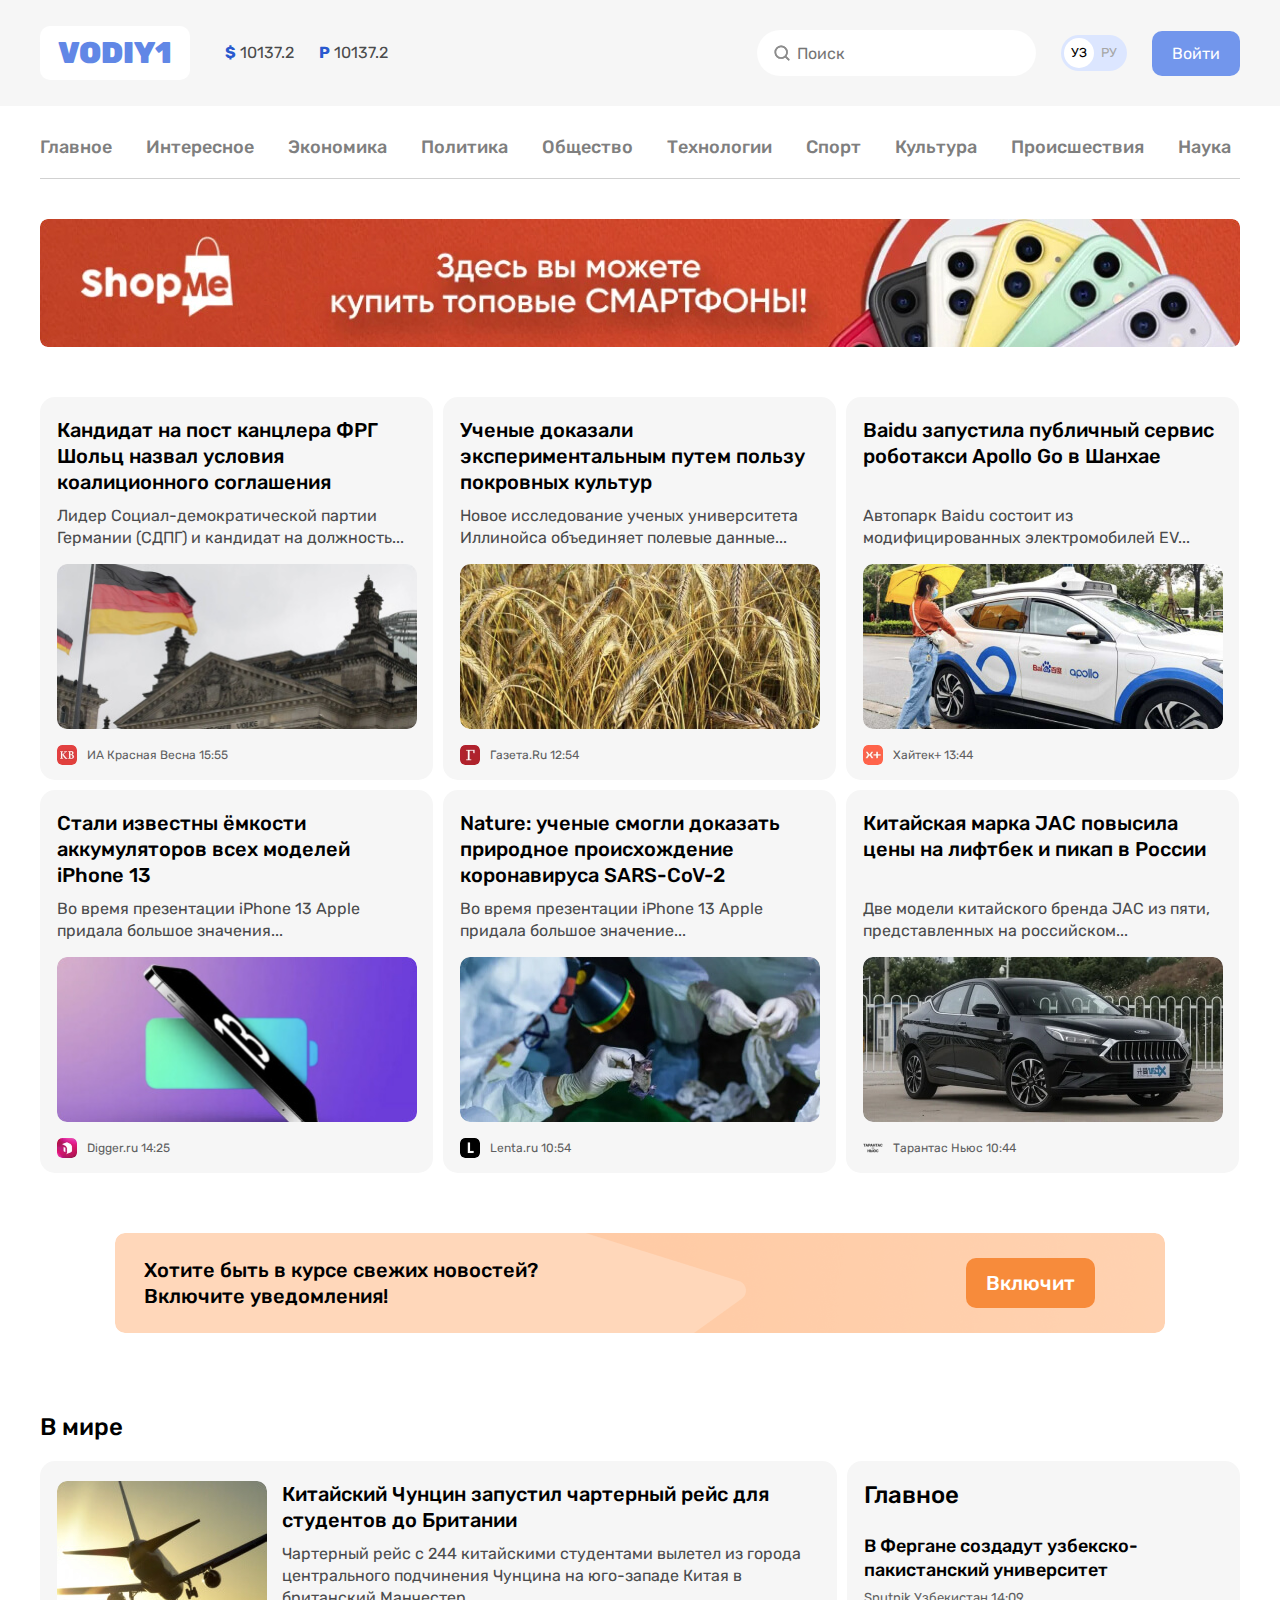
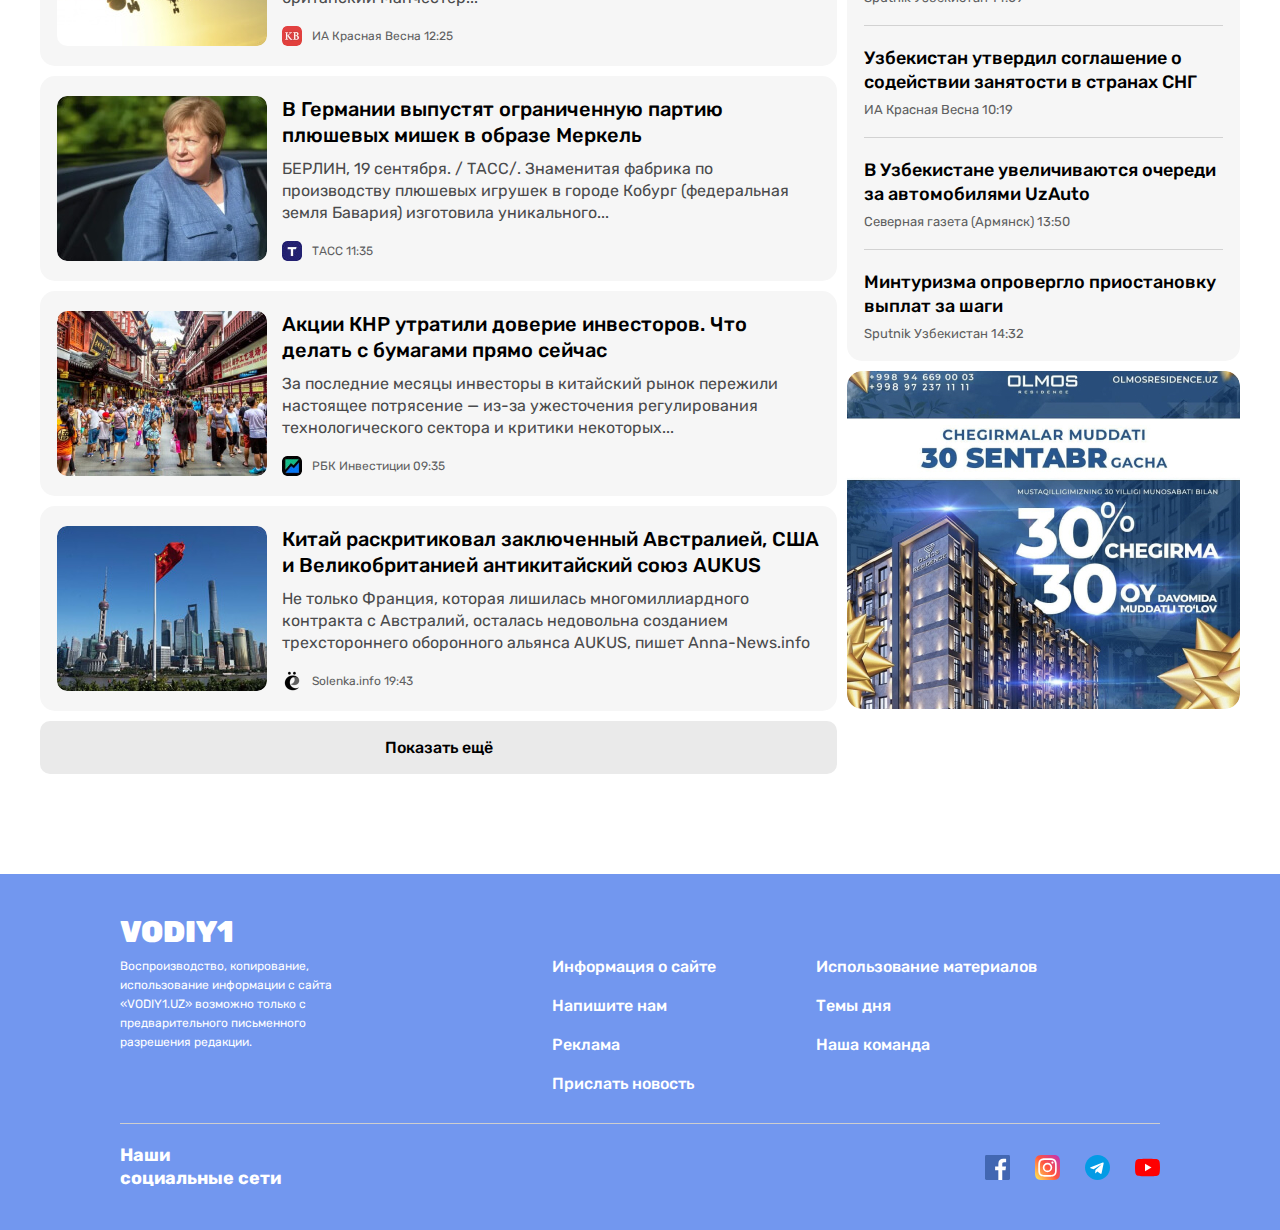
<file: index.html>
<!DOCTYPE html>
<html lang="ru">
<head>
  <meta charset="UTF-8">
  <meta http-equiv="X-UA-Compatible" content="IE=edge">
  <meta name="viewport" content="width=device-width, initial-scale=1.0">
  <title>Vdiy 1</title>

  <link rel="preconnect" href="https://fonts.googleapis.com">
  <link rel="preconnect" href="https://fonts.gstatic.com" crossorigin>
  <link href="https://fonts.googleapis.com/css2?family=Rubik:wght@400;500;700&display=swap" rel="stylesheet">

  <link rel="stylesheet" href="css/normalize.css">
  <link rel="stylesheet" href="css/main.css">
</head>
<body>

  <header class="sayt-header">
    <div class="sayt-header-top">
      <div class=" sayt-header-top-container container">
        <a class="header-logo-img" href="index.html">
          <h2 class="logo-text">V24</h2>
          <!-- <picture>
            <source srcset="https://picsum.photos/200/200" media="(min-width: 600px)">
            <img class="logo-img" src="images/logo.svg" alt="logo" width="264" height="28">
          </picture> -->
          <span class="logo-img">vodiy1</span>
          <!-- <img class="logo-img" src="images/logo.svg" alt="logo" width="264" height="28"> -->
        </a>
        <ul class="currens-rates">
          <li class="currency-rates-item">
            <b class="currens-rates-type">$</b>
            <span class="currens-rates-value">10137.2</span>
          </li>
          <li class="currency-rates-item">
            <b class="currens-rates-type">P</b>
            <span class="currens-rates-value">10137.2</span>
          </li>
        </ul>
        <!-- global-form -->
        <form class="global-search-form" action="https://echo.htmlacademy">
          <input class="global-search-form-input" type="search" name="search" placeholder="Поиск" aria-label="Поиск" required>
        </form>
        <!-- GLOBALSEARCH FORM -->
        <div class="lang-toggle">
          <a class="lang-toggle-link lang-toggle-link-active" href="#">УЗ</a>
          <a class="lang-toggle-link" href="#">РУ</a>
        </div>
        <a class="button button-primary" href="#" target="_blank">Войти</a>
        <button class="open-button js-open-button" type="button">
          <img class="menu-button" src="./images/menu-burger.svg" alt="icon menu-burger">
        </button>
      </div>
    </div>


    <div class="container">
      <!-- SITENAV -->
      <nav class="stenav">
        <ul class="sitenav-list">
          <li class="sitenav-item"><a class="sitenav-link" href="index.html">Главное</a></li>
          <li class="sitenav-item"><a class="sitenav-link" href="block.html">Интересное</a></li>
          <li class="sitenav-item"><a class="sitenav-link" href="block.html">Экономика</a></li>
          <li class="sitenav-item"><a class="sitenav-link" href="block.html">Политика</a></li>
          <li class="sitenav-item"><a class="sitenav-link" href="block.html">Общество</a></li>
          <li class="sitenav-item"><a class="sitenav-link" href="block.html">Технологии</a></li>
          <li class="sitenav-item"><a class="sitenav-link" href="block.html">Спорт</a></li>
          <li class="sitenav-item"><a class="sitenav-link" href="block.html">Культура</a></li>
          <li class="sitenav-item"><a class="sitenav-link" href="block.html">Происшествия</a></li>
          <li class="sitenav-item"><a class="sitenav-link" href="block.html">Наука</a></li>
        </ul>
      </nav>
      <aside class="site-header-banner">
        <a class="site-header-banner-link" href="#">
          <img class="site-header-banner-img" src="images/optimize1.jpg" alt="#" width="1200" height="128" srcset="images/optimize1.jpg 1x, images/optimize2.jpg 2x">
        </a>
      </aside>
    </div>
  </header>

  <main class="main-content">
    <div class="container">
      <!-- <h1>Namanganlilar 24</h1> -->

      <!-- TOP NEWS -->
      <section class="top-news">
        <div class="news-grid">
          <article class="news-grid-item article-card">
            <h3 class="article-card-title">
              <a href="" class="article-card-link">
                Кандидат на пост канцлера ФРГ Шольц назвал условия коалиционного соглашения
              </a>
            </h3>
            <p class="article-card-text">Лидер Социал-демократической партии Германии (СДПГ) и кандидат на должность...</p>
            <img class="article-card-img" src="images/bayroq.jpg" alt="bayroq" width="369" height="165" srcset="images/bayroq.jpg 1x, images/bayroq2x.jpg 2x">
            <footer class="article-card-footer">
              <img class="article-card-source-icon" src="images/kb.svg" alt="icon" width="20" height="20" srcset="images/kb.svg 1x, images/kb2x.svg 2x">
              <div class="article-card-source-time">
                <span class="article-card-source">ИА Красная Весна</span>
                <time datetime="2022-03-11T17:00">15:55</time>
              </div>
            </footer>
          </article>
          <article class="news-grid-item article-card">
            <h3 class="article-card-title">
              <a href="" class="article-card-link">
                Ученые доказали экспериментальным путем пользу покровных культур
              </a>
            </h3>
            <p class="article-card-text">Новое исследование ученых университета Иллинойса объединяет полевые данные... </p>
            <img class="article-card-img" src="images/bug'doy.jpg" alt=" " width="369" height="165" srcset="images/bug'doy.jpg 1x, images/bug'doy2x.jpg 2x">
            <footer class="article-card-footer">
              <img class="article-card-source-icon" src="images/g.svg" alt="icon" width="20" height="20" srcset="images/g.svg 1x, images/g2x.svg 2x">
              <div class="article-card-source-time">
                <span class="article-card-source">Газета.Ru</span>
                <time datetime="2022-03-11T17:00">12:54</time>
              </div>
            </footer>
          </article>
          <article class="news-grid-item article-card">
            <h3 class="article-card-title">
              <a href="" class="article-card-link">
                Baidu запустила публичный сервис роботакси Apollo Go в Шанхае
              </a>
            </h3>
            <p class="article-card-text">Автопарк Baidu состоит из модифицированных электромобилей EV... </p>
            <img class="article-card-img" src="images/soyabon.jpg" alt="bayroq" width="369" height="165" srcset="images/soyabon.jpg 1x, images/soyabon2x.jpg 2x">
            <footer class="article-card-footer">
              <img class="article-card-source-icon" src="images/x.svg" alt="icon" width="20" height="20" srcset="images/x.svg 1x, images/x2x.svg 2x">
              <div class="article-card-source-time">
                <span class="article-card-source">Хайтек+</span>
                <time datetime="2022-03-11T17:00">13:44</time>
              </div>
            </footer>
          </article>
          <article class="news-grid-item article-card">
            <h3 class="article-card-title">
              <a href="" class="article-card-link">
                Стали известны ёмкости аккумуляторов всех моделей iPhone 13
              </a>
            </h3>
            <p class="article-card-text">Во время презентации iPhone 13 Apple придала большое значения...</p>
            <img class="article-card-img" src="images/telefon.jpg" alt="bayroq" width="369" height="165" srcset="images/telefon.jpg 1x, images/telefon2x.jpg 2x">
            <footer class="article-card-footer">
              <img class="article-card-source-icon" src="images/logo-img.svg" alt="icon" width="20" height="20" srcset="images/logo-img.svg 1x, images/logo-img2x.svg 2x">
              <div class="article-card-source-time">
                <span class="article-card-source">Digger.ru</span>
                <time datetime="2022-03-11T17:00">14:25</time>
              </div>
            </footer>
          </article>
          <article class="news-grid-item article-card">
            <h3 class="article-card-title">
              <a href="" class="article-card-link">
                Nature: ученые смогли доказать природное происхождение коронавируса SARS-CoV-2
              </a>
            </h3>
            <p class="article-card-text">Во время презентации iPhone 13 Apple придала большое значение...</p>
            <img class="article-card-img" src="images/labarant.jpg" alt="bayroq" width="369" height="165" srcset="images/labarant.jpg 1x, images/labarant2x.jpg 2x">
            <footer class="article-card-footer">
              <img class="article-card-source-icon" src="images/l.svg" alt="icon" width="20" height="20" srcset="images/l.svg 1x, images/l2x.svg 2x">
              <div class="article-card-source-time">
                <span class="article-card-source">Lenta.ru</span>
                <time datetime="2022-03-11T17:00">10:54</time>
              </div>
            </footer>
          </article>
          <article class="news-grid-item article-card">
            <h3 class="article-card-title">
              <a href="" class="article-card-link">
                Китайская марка JAC повысила цены на лифтбек и пикап в России
              </a>
            </h3>
            <p class="article-card-text">Две модели китайского бренда JAC из пяти, представленных на российском...</p>
            <img class="article-card-img" src="images/mashina.jpg" alt="bayroq" width="369" height="165" srcset="images/mashina.jpg 1x, images/mashina2x.jpg 2x">
            <footer class="article-card-footer">
              <img class="article-card-source-icon" src="images/text.png" alt="icon" width="20" height="20">
              <div class="article-card-source-time">
                <span class="article-card-source">Тарантас Ньюс</span>
                <time datetime="2022-03-11T17:00">10:44</time>
              </div>
            </footer>
          </article>
        </div>
      </section>

      <!-- NOTIFICATION-CTA -->
      <section class="notification-cta">
        <div class="notification-cta-text">Хотите быть в курсе свежих новостей? Включите уведомления!
        </div>
        <button class="button button-orange" type="button">Включит</button>
      </section>

      <div class="layout-2-1">
        <div class="layout-2-1-main">
          <section class="global-news">
            <h2 class="global-news-heading">В мире</h2>
            <div class="news-list">
              <div class="news-list-item article-card-horizontal">
                <img class="article-card-horizontal-img" src="images/samalyot.jpg" alt="samalyot rasmi" width="210" height="165" srcset="images/samalyot.jpg 1x, images/samalyot2x.jpg 2x">
                <div class="article-card-horizontal-content">
                  <h3 class="article-card-horizontal-title"><a class="article-card-horizontal-link" href="#">Китайский Чунцин запустил чартерный рейс для студентов до Британии</a></h3>
                  <p class="article-card-horizontal-text">Чартерный рейс с 244 китайскими студентами вылетел из города центрального подчинения Чунцина на юго-западе Китая в британский Манчестер...</p>
                    <footer class="article-card-horizontal-footer">
                    <img class="article-card-horizontal-source-icon" src="images/kb.svg" alt="icon" width="20" height="20" srcset="images/kb.svg 1x, images/kb2x.svg 2x">
                    <div class="article-card-horizontal-source-time">
                      <span class="article-card-horizontal-source">ИА Красная Весна</span>
                      <time datetime="2022-03-11T17:00">12:25</time>
                    </div>
                  </footer>
                </div>
              </div>
              <div class="news-list-item article-card-horizontal">
                <img class="article-card-horizontal-img" src="images/prezident.jpg" alt="ayol rasmi" width="210" height="165" srcset="images/prezident.jpg 1x, images/prezident2x.jpg 2x">
                <div class="article-card-horizontal-content">
                  <h3 class="article-card-horizontal-title"><a class="article-card-horizontal-link" href="#">В Германии выпустят ограниченную партию плюшевых мишек в образе Меркель</a></h3>
                  <p class="article-card-horizontal-text">БЕРЛИН, 19 сентября. / ТАСС/. Знаменитая фабрика по производству плюшевых игрушек в городе Кобург (федеральная земля Бавария) изготовила уникального...</p>
                  <footer class="article-card-horizontal-footer">
                    <img class="article-card-horizontal-source-icon" src="images/t-icon.jpg" alt="icon" width="20" height="20" srcset="images/t-icon.jpg 1x, images/t-icon.jpg 2x">
                    <div class="article-card-horizontal-source-time">
                      <span class="article-card-horizontal-source">ТАСС</span>
                      <time datetime="2022-03-11T17:00">11:35</time>
                    </div>
                  </footer>
                </div>
              </div>
              <div class="news-list-item article-card-horizontal">
                <img class="article-card-horizontal-img" src="images/shaxar.jpg" alt="samalyot rasmi" width="210" height="165" srcset="images/shaxar.jpg 1x, images/shaxar2x.jpg 2x">
                <div class="article-card-horizontal-content">
                  <h3 class="article-card-horizontal-title"><a class="article-card-horizontal-link" href="#">Акции КНР утратили доверие инвесторов. Что делать с бумагами прямо сейчас</a></h3>
                  <p class="article-card-horizontal-text">За последние месяцы инвесторы в китайский рынок пережили настоящее потрясение — из-за ужесточения регулирования технологического сектора и критики некоторых...</p>
                  <footer class="article-card-horizontal-footer">
                    <img class="article-card-horizontal-source-icon" src="images/galareya.jpg" alt="icon" width="20" height="20" srcset="images/galareya.jpg 1x, images/galareya@2x.jpg 2x">
                    <div class="article-card-horizontal-source-time">
                      <span class="article-card-horizontal-source">РБК Инвестиции</span>
                      <time datetime="2022-03-11T17:00">09:35</time>
                    </div>
                  </footer>
                </div>
              </div>

              <div class="news-list-item article-card-horizontal">
                <img class="article-card-horizontal-img" src="images/fransiya.jpg" alt="samalyot rasmi" width="210" height="165" srcset="images/fransiya.jpg 1x, images/fransiya2x.jpg 2x">
                <div class="article-card-horizontal-content">
                  <h3 class="article-card-horizontal-title"><a class="article-card-horizontal-link" href="#">Китай раскритиковал заключенный Австралией, США и Великобританией антикитайский союз AUKUS</a></h3>
                  <p class="article-card-horizontal-text">Не только Франция, которая лишилась многомиллиардного контракта с Австралий, осталась недовольна созданием трехстороннего оборонного альянса AUKUS, пишет Anna-News.info</p>
                  <footer class="article-card-horizontal-footer">
                    <img class="article-card-horizontal-source-icon" src="images/e.png" alt="icon" width="20" height="20" srcset="images/e.png 1x, images/e@2x.png 2x">
                    <div class="article-card-horizontal-source-time">
                      <span class="article-card-horizontal-source">Solenka.info</span>
                      <time datetime="2022-03-11T17:00">19:43</time>
                    </div>
                  </footer>
                </div>
              </div>
              <a class="news-list-more-button button button-block" type="submit" href="block.html" target="_blank">Показать ещё</a>
            </div>
          </section>
        </div>

        <div class="layout-2-1-saytbar">
            <section class="saytbar-news-card">
            <h2 class="saytbar-news-card-heading">Главное</h2>
            <ul class="saytbar-news-card-list">
              <li class="saytbar-news-card-item">
                <h3 class="saytbar-news-card-title">
                  <a href="#" class="saytbar-news-card-link">В Фергане создадут узбекско-пакистанский университет</a>
                </h3>
                <div class="saytbar-news-card-source-time">
                  <span class="saytbar-news-card-source">Sputnik Узбекистан</span>
                  <time datetime="2022-03-11T17:00">14:09</time>
                </div>
              </li>
              <li class="saytbar-news-card-item">
                <h3 class="saytbar-news-card-title">
                  <a href="#" class="saytbar-news-card-link">Узбекистан утвердил соглашение о содействии занятости в странах СНГ</a>
                </h3>
                <div class="saytbar-news-card-source-time">
                  <span class="saytbar-news-card-source">ИА Красная Весна</span>
                  <time datetime="2022-03-11T17:00">10:19</time>
                </div>
              </li>
                <li class="saytbar-news-card-item">
                <h3 class="saytbar-news-card-title">
                  <a href="#" class="saytbar-news-card-link">В Узбекистане увеличиваются очереди за автомобилями UzAuto</a>
                </h3>
                <div class="saytbar-news-card-source-time">
                  <span class="saytbar-news-card-source">Северная газета (Армянск)</span>
                  <time datetime="2022-03-11T17:00">13:50</time>
                </div>
              </li>
                <li class="saytbar-news-card-item">
                <h3 class="saytbar-news-card-title">
                  <a href="#" class="saytbar-news-card-link">Минтуризма опровергло приостановку выплат за шаги</a>
                </h3>
                <div class="saytbar-news-card-source-time">
                  <span class="saytbar-news-card-source">Sputnik Узбекистан</span>
                  <time datetime="2022-03-11T17:00">14:32</time>
                </div>
              </li>
            </ul>
            </section>
            <a class="layout-chegirma-link" href="#"><img class="layout-chegirma-img" src="images/chegirma.jpg" alt="chegirma" width="393" height="338"></a>
        </div>
      </div>
    </div>
  </main>

  <!-- SITE-FOOTER -->
  <footer class="site-footer">
    <div class="container-footer">
      <a class="footer-logo-link" href="#">
        <span class="sayt-footer-logo">vodiy1</span>
        <!-- <img class="sayt-footer-logo" src="images/footer-logo.svg" alt="footer-logo" width="264" height="28"> -->
      </a>
      <div class="sayt-footer-top">
        <p class="sayt-footer-text">Воспроизводство, копирование, использование информации с сайта «VODIY1.UZ» возможно только с предварительного письменного разрешения редакции.
        </p>
        <ul class="sayt-footer-nav">
          <li class="sayt-footer-nav-child">
            <a class="sayt-footer-link" href="#">Информация о сайте</a>
            <a class="sayt-footer-link" href="input.html">Напишите нам</a>
            <a class="sayt-footer-link" href="#">Реклама</a>
            <a class="sayt-footer-link ozer-link" href="#">Прислать новость</a>
          </li>
          <li class="sayt-footer-nav-child">
            <a class="sayt-footer-link" href="#">Использование материалов</a>
            <a class="sayt-footer-link" href="#">Темы дня</a>
            <a class="sayt-footer-link" href="#">Наша команда</a>
          </li>
        </ul>
      </div>
      <div class="sayt-footer-bottom">
        <h3 class="sayt-footer-bottom-title">Наши социальные сети</h3>
        <ul class="sayt-card-footer-icon">
          <li class="sayt-footer-icon">
            <a class="sayt-footer-icon-link" href="#"><svg width="25" height="25" fill="none" xmlns="http://www.w3.org/2000/svg"><g clip-path="url(#a)"><path d="M23.62 0H1.379A1.38 1.38 0 0 0 0 1.38v22.241A1.38 1.38 0 0 0 1.38 25h22.24A1.38 1.38 0 0 0 25 23.62V1.379A1.38 1.38 0 0 0 23.62 0Z" fill="#4267B2"/><path d="M17.26 25v-9.668h3.26l.488-3.784h-3.747v-2.41c0-1.093.303-1.838 1.87-1.838h1.987V3.924c-.345-.046-1.531-.148-2.911-.148-2.88 0-4.853 1.757-4.853 4.987v2.785h-3.247v3.784h3.248V25h3.906Z" fill="#fff"/></g><defs><clipPath id="a"><path fill="#fff" d="M0 0h25v25H0z"/></clipPath></defs></svg></a>
          </li>
          <li class="sayt-footer-icon">
            <a class="sayt-footer-icon-link" href="#"><svg width="25" height="25" fill="none" xmlns="http://www.w3.org/2000/svg"><g clip-path="url(#a)"><path d="M1.562 1.701C-.402 3.741 0 5.91 0 12.495c0 5.469-.954 10.951 4.04 12.242 1.559.4 15.376.4 16.933-.002 2.079-.537 3.77-2.223 4.002-5.164.032-.41.032-13.734-.001-14.153C24.728 2.286 22.8.48 20.259.115 19.677.03 19.56.005 16.573 0 5.976.005 3.653-.466 1.563 1.701Z" fill="url(#b)"/><path d="M12.498 3.27c-3.782 0-7.374-.337-8.746 3.184-.567 1.454-.484 3.343-.484 6.047 0 2.373-.076 4.603.484 6.046 1.369 3.523 4.99 3.185 8.744 3.185 3.622 0 7.356.377 8.745-3.185.567-1.469.484-3.33.484-6.046 0-3.606.199-5.934-1.55-7.682-1.77-1.771-4.166-1.55-7.681-1.55h.004Zm-.827 1.663c7.89-.012 8.894-.89 8.34 11.295-.197 4.31-3.479 3.836-7.512 3.836-7.354 0-7.566-.21-7.566-7.567 0-7.443.584-7.56 6.738-7.566v.002Zm5.754 1.532a1.107 1.107 0 1 0 0 2.215 1.107 1.107 0 0 0 0-2.215ZM12.498 7.76a4.74 4.74 0 1 0 .001 9.48 4.74 4.74 0 0 0-.001-9.48Zm0 1.664c4.068 0 4.073 6.154 0 6.154-4.067 0-4.073-6.154 0-6.154Z" fill="#fff"/></g><defs><linearGradient id="b" x1="1.61" y1="23.403" x2="24.845" y2="3.294" gradientUnits="userSpaceOnUse"><stop stop-color="#FD5"/><stop offset=".5" stop-color="#FF543E"/><stop offset="1" stop-color="#C837AB"/></linearGradient><clipPath id="a"><path fill="#fff" d="M0 0h25v25H0z"/></clipPath></defs></svg></a>
          </li>
          <li class="sayt-footer-icon">
            <a class="sayt-footer-icon-link" href="#">
              <svg width="25" height="25" fill="none" xmlns="http://www.w3.org/2000/svg"><path d="M12.5 25C19.404 25 25 19.404 25 12.5S19.404 0 12.5 0 0 5.596 0 12.5 5.596 25 12.5 25Z" fill="#039BE5"/><path d="m5.72 12.23 12.052-4.648c.56-.202 1.048.137.866.983l.002-.001-2.053 9.667c-.152.686-.559.852-1.129.53l-3.125-2.304-1.507 1.452c-.167.167-.307.308-.63.308l.222-3.18 5.791-5.233c.252-.222-.056-.347-.388-.126l-7.158 4.506-3.085-.962c-.67-.213-.684-.67.142-.993Z" fill="#fff"/></svg>
            </a></li>
          <li class="sayt-footer-icon">
            <a class="sayt-footer-icon-link" href="#">
              <svg width="25" height="25" fill="none" xmlns="http://www.w3.org/2000/svg"><path d="M24.485 6.499a3.132 3.132 0 0 0-2.203-2.204C20.325 3.76 12.5 3.76 12.5 3.76s-7.825 0-9.782.515A3.196 3.196 0 0 0 .515 6.499C0 8.455 0 12.512 0 12.512s0 4.077.515 6.013a3.133 3.133 0 0 0 2.203 2.203c1.977.536 9.782.536 9.782.536s7.825 0 9.782-.515a3.132 3.132 0 0 0 2.203-2.203C25 16.588 25 12.532 25 12.532s.02-4.077-.515-6.033Z" fill="red"/><path d="m10.004 16.26 6.507-3.747-6.507-3.748v7.495Z" fill="#fff"/></svg>
            </a></li>
        </ul>
      </div>
    </div>
  </footer>

  <!-- MODAL -->
  <section class="modal" id="site-modal-dialog">
    <div class="modal-dialog">
      <div class="modal-content">
        <h2 class="visualy-headen">Хотите быть в курсе свежих новостей?<br>Включите уведомления!</h2>
        <button class="close-button js-close-button">
          <img class="close-button-img" src="images/close.svg" alt="" width="24" height="24">
        </button>
        <p class="modal-text">Хотите быть в курсе свежих новостей?<br>Включите уведомления</p>
        <div class="button-block">
          <button class="button button-orange">Включит</button>
        </div>
      </div>
    </div>
  </section>

  <!-- JS STYLES -->
  <script src="js/main.js"></script>
</body>
</html>
</file>
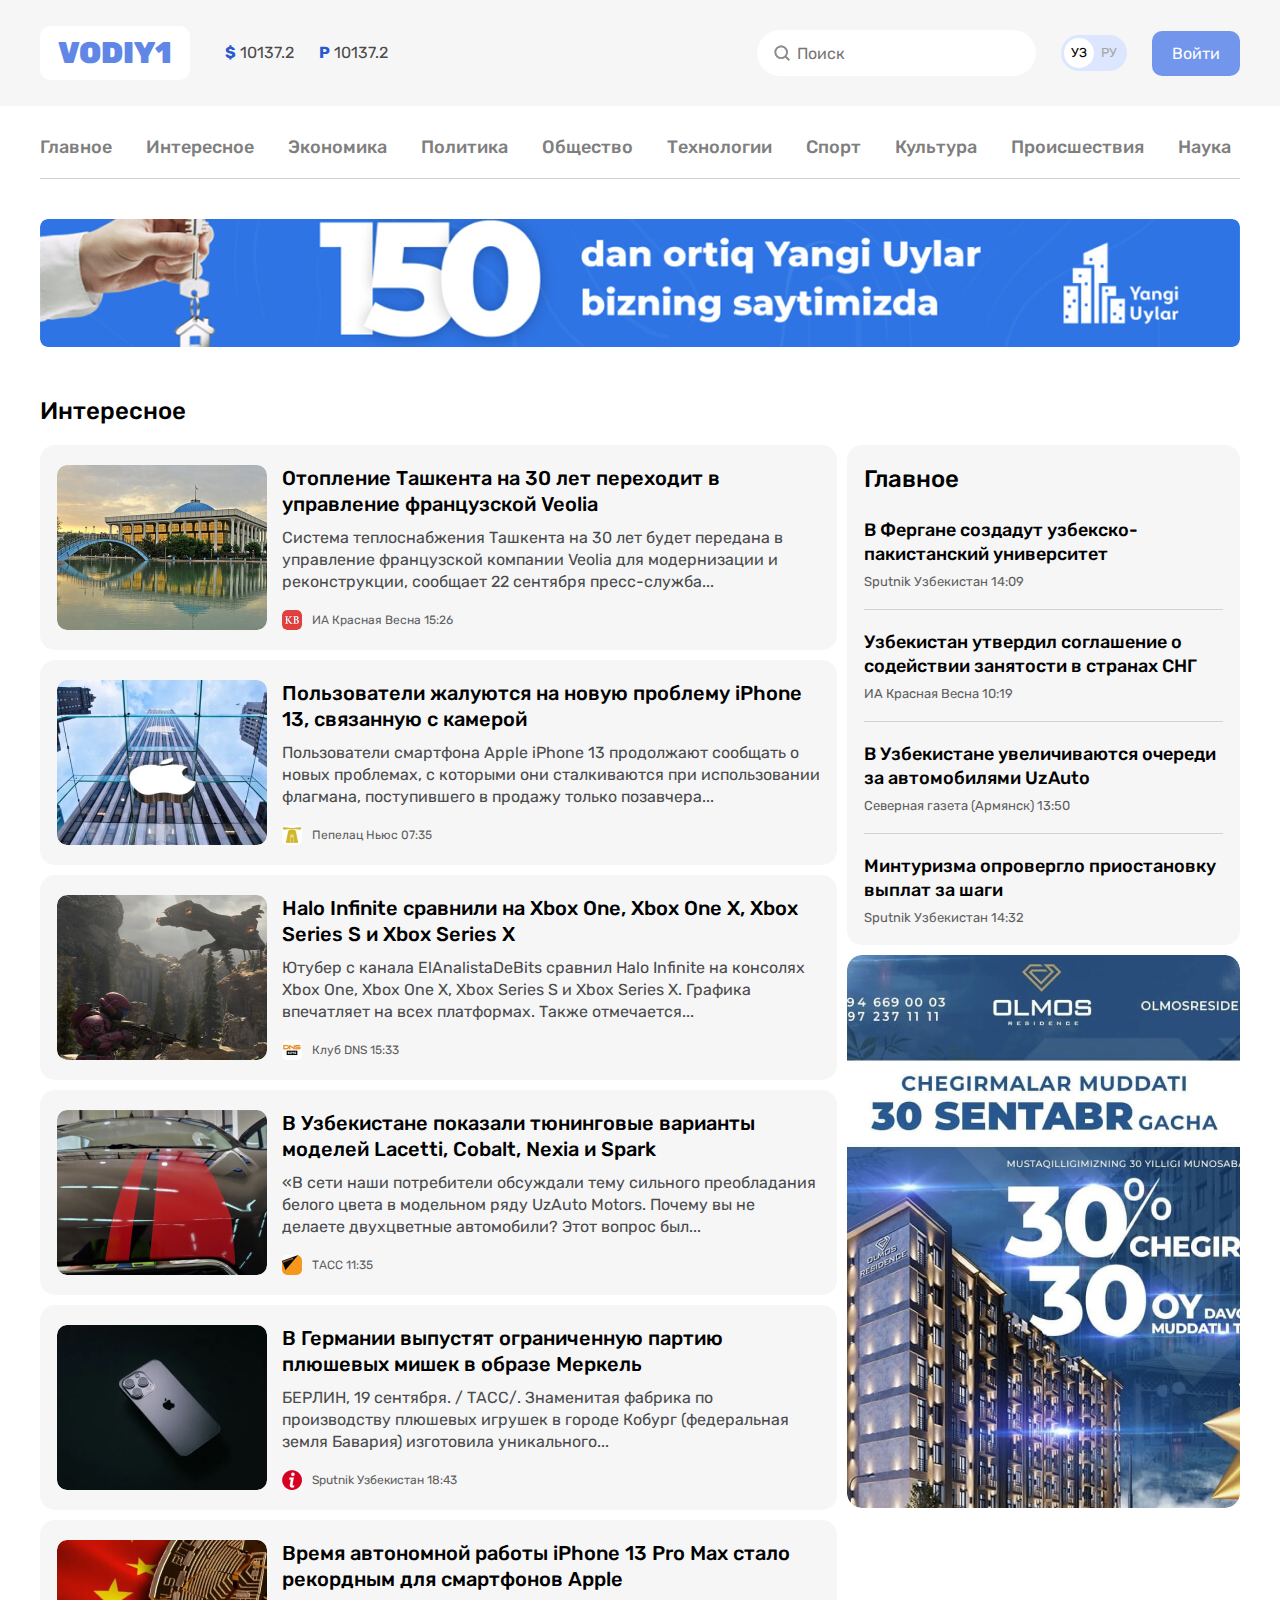
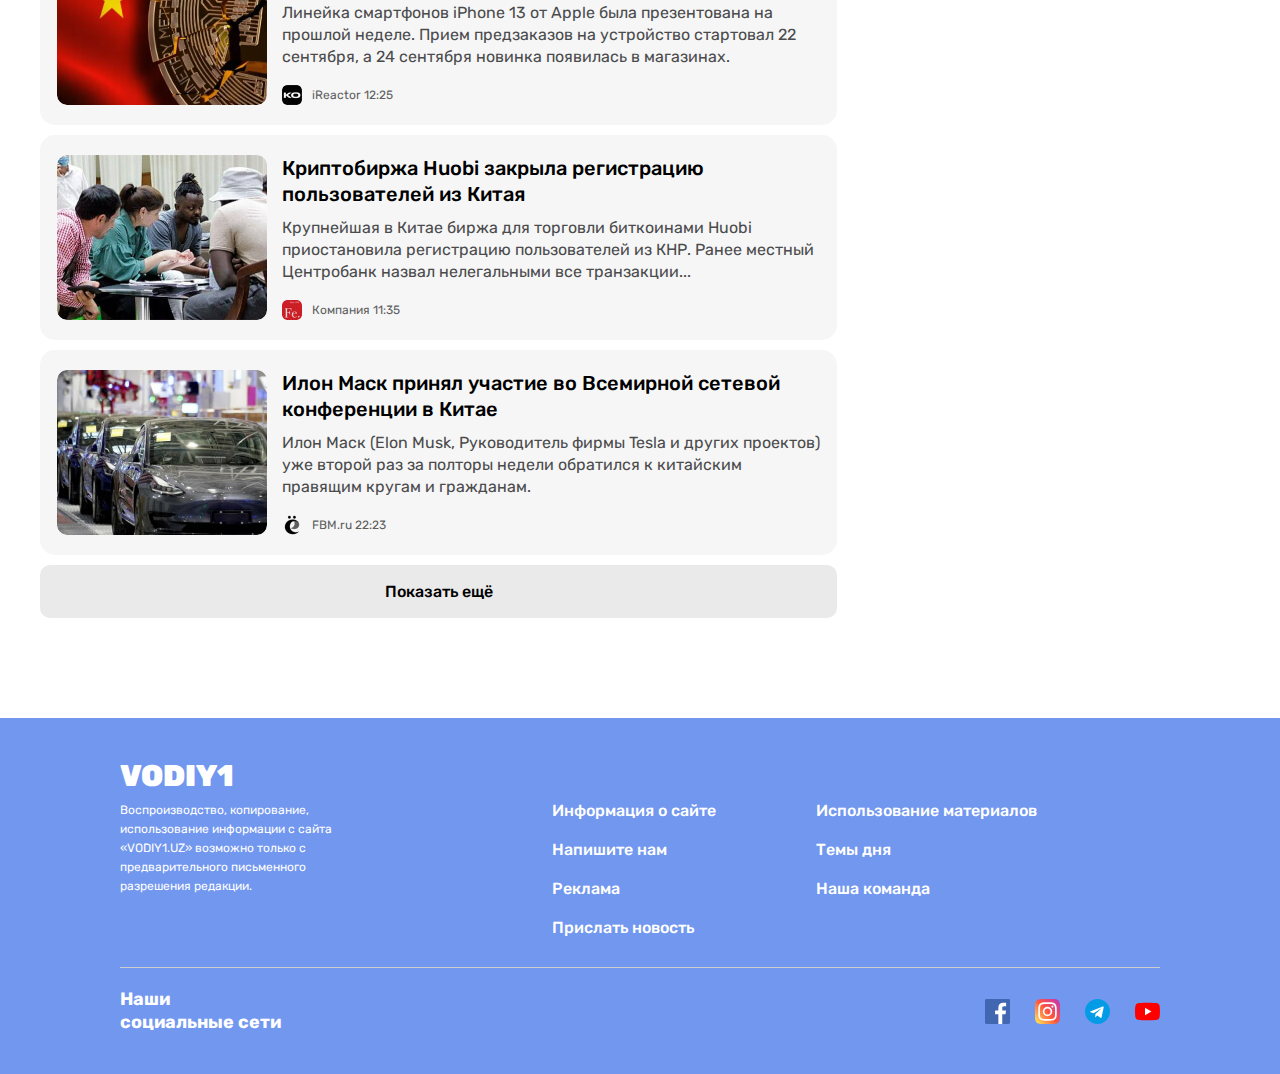
<file: block.html>
<!DOCTYPE html>
<html lang="ru">
<head>
  <meta charset="UTF-8">
  <meta http-equiv="X-UA-Compatible" content="IE=edge">
  <meta name="viewport" content="width=device-width, initial-scale=1.0">
  <title>2-bo'lim (Vodiy 1)</title>

  <link rel="preconnect" href="https://fonts.googleapis.com">
  <link rel="preconnect" href="https://fonts.gstatic.com" crossorigin>
  <link href="https://fonts.googleapis.com/css2?family=Rubik:wght@400;500;700&display=swap" rel="stylesheet">

  <link rel="stylesheet" href="css/normalize.css">
  <link rel="stylesheet" href="css/main.css">
</head>
<body>
  <header class="sayt-header">
    <div class="sayt-header-top">
      <div class=" sayt-header-top-container container">
        <a class="header-logo-img" href="index.html">
          <h2 class="logo-text">V24</h2>
          <!-- <picture>
            <source srcset="https://picsum.photos/200/200" media="(min-width: 600px)">
            <img class="logo-img" src="images/logo.svg" alt="logo" width="264" height="28">
          </picture> -->
          <span class="logo-img">vodiy1</span>
        </a>

        <ul class="currens-rates">
          <li class="currency-rates-item">
            <b class="currens-rates-type">$</b>
            <span class="currens-rates-value">10137.2</span>
          </li>
          <li class="currency-rates-item">
            <b class="currens-rates-type">P</b>
            <span class="currens-rates-value">10137.2</span>
          </li>
        </ul>

        <!-- global-form -->
        <form class="global-search-form" action="https://echo.htmlacademy">
          <input class="global-search-form-input" type="search" name="search" placeholder="Поиск" aria-label="Поиск" required>
        </form>

        <!-- GLOBALSEARCH FORM -->
        <div class="lang-toggle">
          <a class="lang-toggle-link lang-toggle-link-active" href="index.html">УЗ</a>
          <a class="lang-toggle-link" href="index.html">РУ</a>
        </div>

        <a class="button button-primary" href="#">Войти</a>
        <button class="open-button js-open-button" type="button">
          <img class="menu-button" src="./images/menu-burger.svg" alt="icon menu-burger">
        </button>
      </div>
    </div>


    <div class="container">
      <!-- SITENAV -->
      <nav class="stenav">
        <ul class="sitenav-list">
          <li class="sitenav-item"><a class="sitenav-link" href="index.html">Главное</a></li>
          <li class="sitenav-item"><a class="sitenav-link" href="block.html">Интересное</a></li>
          <li class="sitenav-item"><a class="sitenav-link" href="block.html">Экономика</a></li>
          <li class="sitenav-item"><a class="sitenav-link" href="block.html">Политика</a></li>
          <li class="sitenav-item"><a class="sitenav-link" href="block.html">Общество</a></li>
          <li class="sitenav-item"><a class="sitenav-link" href="block.html">Технологии</a></li>
          <li class="sitenav-item"><a class="sitenav-link" href="block.html">Спорт</a></li>
          <li class="sitenav-item"><a class="sitenav-link" href="block.html">Культура</a></li>
          <li class="sitenav-item"><a class="sitenav-link" href="block.html">Происшествия</a></li>
          <li class="sitenav-item"><a class="sitenav-link" href="block.html">Наука</a></li>
        </ul>
      </nav>
      <aside class="site-header-banner">
        <a class="site-header-banner-link" href="#">
          <img class="site-header-banner-img" src="images/optimize_ko'k.jpg" alt="#" width="1200" height="128" srcset="images/optimize_ko'k.jpg 1x, images/optimize_ko'k.jpg 2x">
        </a>
      </aside>
    </div>
  </header>

  <!-- MAIN -->
  <main class="main-content">
    <div class="container">
      <div class="layout-2-1">
        <div class="layout-2-1-main">
          <section class="global-news">
            <h2 class="global-news-heading global-news-heading-block">Интересное</h2>
            <div class="news-list">
              <div class="news-list-item article-card-horizontal">
                <img class="article-card-horizontal-img" src="images/toshkent.jpg" alt="samalyot rasmi" width="210" height="165" srcset="images/toshkent.jpg 1x, images/toshkent@2x.jpg 2x">
                <div class="article-card-horizontal-content">
                  <h3 class="article-card-horizontal-title"><a class="article-card-horizontal-link" href="#">Отопление Ташкента на 30 лет переходит в управление французской Veolia</a></h3>
                  <p class="article-card-horizontal-text">Система теплоснабжения Ташкента на 30 лет будет передана в управление французской компании Veolia для модернизации и реконструкции, сообщает 22 сентября пресс-служба...</p>
                    <footer class="article-card-horizontal-footer">
                    <img class="article-card-horizontal-source-icon" src="images/kb.svg" alt="icon" width="20" height="20" srcset="images/kb.svg 1x, images/kb2x.svg 2x">
                    <div class="article-card-horizontal-source-time">
                      <span class="article-card-horizontal-source">ИА Красная Весна</span>
                      <time datetime="2022-03-11T17:00">15:26</time>
                    </div>
                  </footer>
                </div>
              </div>
              <div class="news-list-item article-card-horizontal">
                <img class="article-card-horizontal-img" src="images/apple.jpg" alt="ayol rasmi" width="210" height="165" srcset="images/apple.jpg 1x, images/apple@2x.jpg 2x">
                <div class="article-card-horizontal-content">
                  <h3 class="article-card-horizontal-title"><a class="article-card-horizontal-link" href="#">Пользователи жалуются на новую проблему iPhone 13, связанную с камерой</a></h3>
                  <p class="article-card-horizontal-text">Пользователи смартфона Apple iPhone 13 продолжают сообщать о новых проблемах, с которыми они сталкиваются при использовании флагмана, поступившего в продажу только позавчера...</p>
                  <footer class="article-card-horizontal-footer">
                    <img class="article-card-horizontal-source-icon" src="images/qo'ng'iroq.jpg" alt="icon" width="20" height="20" srcset="images/qo'ng'iroq.jpg 1x, images/qo'ng'iroq@2x.jpg 2x">
                    <div class="article-card-horizontal-source-time">
                      <span class="article-card-horizontal-source">Пепелац Ньюс</span>
                      <time datetime="2022-03-11T17:00">07:35</time>
                    </div>
                  </footer>
                </div>
              </div>
              <div class="news-list-item article-card-horizontal">
                <img class="article-card-horizontal-img" src="images/xbox.jpg" alt="ayol rasmi" width="210" height="165" srcset="images/xbox.jpg 1x, images/xbox@2x.jpg 2x">
                <div class="article-card-horizontal-content">
                  <h3 class="article-card-horizontal-title"><a class="article-card-horizontal-link" href="#">Halo Infinite сравнили на Xbox One, Xbox One X, Xbox Series S и Xbox Series X</a></h3>
                  <p class="article-card-horizontal-text">Ютубер с канала ElAnalistaDeBits сравнил Halo Infinite на консолях Xbox One, Xbox One X, Xbox Series S и Xbox Series X. Графика впечатляет на всех платформах. Также отмечается...</p>
                  <footer class="article-card-horizontal-footer">
                    <img class="article-card-horizontal-source-icon" src="images/dns-icon.jpg" alt="icon" width="20" height="20" srcset="images/dns-icon.jpg 1x, images/dns-icon@2x.jpg 2x">
                    <div class="article-card-horizontal-source-time">
                      <span class="article-card-horizontal-source">Клуб DNS</span>
                      <time datetime="2022-03-11T17:00">15:33</time>
                    </div>
                  </footer>
                </div>
              </div>
              <div class="news-list-item article-card-horizontal">
                <img class="article-card-horizontal-img" src="images/gm-mashina.jpg" alt="ayol rasmi" width="210" height="165" srcset="images/gm-mashina.jpg 1x, images/gm-mashina@2x.jpg 2x">
                <div class="article-card-horizontal-content">
                  <h3 class="article-card-horizontal-title"><a class="article-card-horizontal-link" href="#">В Узбекистане показали тюнинговые варианты моделей Lacetti, Cobalt, Nexia и Spark</a></h3>
                  <p class="article-card-horizontal-text">«В сети наши потребители обсуждали тему сильного преобладания белого цвета в модельном ряду UzAuto Motors. Почему вы не делаете двухцветные автомобили? Этот вопрос был...</p>
                  <footer class="article-card-horizontal-footer">
                    <img class="article-card-horizontal-source-icon" src="images/konvert-icon.jpg" alt="icon" width="20" height="20" srcset="images/konvert-icon.jpg 1x, images/konvert-icon@2x-3.jpg 2x">
                    <div class="article-card-horizontal-source-time">
                      <span class="article-card-horizontal-source">ТАСС</span>
                      <time datetime="2022-03-11T17:00">11:35</time>
                    </div>
                  </footer>
                </div>
              </div>
              <div class="news-list-item article-card-horizontal">
                <img class="article-card-horizontal-img" src="images/Iphone13.jpg" alt="ayol rasmi" width="210" height="165" srcset="images/Iphone13.jpg 1x, images/Iphone13@2x.jpg 2x">
                <div class="article-card-horizontal-content">
                  <h3 class="article-card-horizontal-title"><a class="article-card-horizontal-link" href="#">В Германии выпустят ограниченную партию плюшевых мишек в образе Меркель</a></h3>
                  <p class="article-card-horizontal-text">БЕРЛИН, 19 сентября. / ТАСС/. Знаменитая фабрика по производству плюшевых игрушек в городе Кобург (федеральная земля Бавария) изготовила уникального...</p>
                  <footer class="article-card-horizontal-footer">
                    <img class="article-card-horizontal-source-icon" src="images/i-icon.jpg" alt="icon" width="20" height="20" srcset="images/i-icon.jpg 1x, images/i-icon@2x-2.jpg 2x" >
                    <div class="article-card-horizontal-source-time">
                      <span class="article-card-horizontal-source">Sputnik Узбекистан</span>
                      <time datetime="2022-03-11T17:00">18:43</time>
                    </div>
                  </footer>
                </div>
              </div>
              <div class="news-list-item article-card-horizontal">
                <img class="article-card-horizontal-img" src="images/xitoy-bayroq.jpg" alt="ayol rasmi" width="210" height="165" srcset="images/xitoy-bayroq.jpg 1x, images/xitoy-bayroq@2x.jpg 2x">
                <div class="article-card-horizontal-content">
                  <h3 class="article-card-horizontal-title"><a class="article-card-horizontal-link" href="#">Время автономной работы iPhone 13 Pro Max стало рекордным для смартфонов Apple</a></h3>
                  <p class="article-card-horizontal-text">Линейка смартфонов iPhone 13 от Apple была презентована на прошлой неделе. Прием предзаказов на устройство стартовал 22 сентября, а 24 сентября новинка появилась в магазинах.</p>
                  <footer class="article-card-horizontal-footer">
                    <img class="article-card-horizontal-source-icon" src="images/ko-icon.jpg" alt="icon" width="20" height="20" srcset="images/ko-icon.jpg 1x, images/ko-icon@2x-1.jpg 2x">
                    <div class="article-card-horizontal-source-time">
                      <span class="article-card-horizontal-source">iReactor</span>
                      <time datetime="2022-03-11T17:00">12:25</time>
                    </div>
                  </footer>
                </div>
              </div>
              <div class="news-list-item article-card-horizontal">
                <img class="article-card-horizontal-img" src="images/kino.jpg" alt="samalyot rasmi" width="210" height="165" srcset="images/kino.jpg 1x, images/kino@2x.jpg 2x">
                <div class="article-card-horizontal-content">
                  <h3 class="article-card-horizontal-title"><a class="article-card-horizontal-link" href="#">Криптобиржа Huobi закрыла регистрацию пользователей из Китая</a></h3>
                  <p class="article-card-horizontal-text">Крупнейшая в Китае биржа для торговли биткоинами Huobi приостановила регистрацию пользователей из КНР. Ранее местный Центробанк назвал нелегальными все транзакции...</p>
                  <footer class="article-card-horizontal-footer">
                    <img class="article-card-horizontal-source-icon" src="images/fe-icon.jpg" alt="icon" width="20" height="20" srcset="images/fe-icon.jpg 1x, images/fe-icon@2x.jpg 2x">
                    <div class="article-card-horizontal-source-time">
                      <span class="article-card-horizontal-source">Компания</span>
                      <time datetime="2022-03-11T17:00">11:35</time>
                    </div>
                  </footer>
                </div>
              </div>
              <div class="news-list-item article-card-horizontal">
                <img class="article-card-horizontal-img" src="images/tesla.jpg" alt="samalyot rasmi" width="210" height="165" srcset="images/tesla.jpg 1x, images/tesla@2x.jpg 2x">
                <div class="article-card-horizontal-content">
                  <h3 class="article-card-horizontal-title"><a class="article-card-horizontal-link" href="#">Илон Маск принял участие во Всемирной сетевой конференции в Китае</a></h3>
                  <p class="article-card-horizontal-text">Илон Маск (Elon Musk, Руководитель фирмы Tesla и других проектов) уже второй раз за полторы недели обратился к китайским правящим кругам и гражданам.</p>
                  <footer class="article-card-horizontal-footer">
                    <img class="article-card-horizontal-source-icon" src="images/e.png" alt="icon" width="20" height="20" srcset="images/e.png 1x, images/e@2x.png 2x">
                    <div class="article-card-horizontal-source-time">
                      <span class="article-card-horizontal-source">FBM.ru</span>
                      <time datetime="2022-03-11T17:00">22:23</time>
                    </div>
                  </footer>
                </div>
              </div>
              <button class="news-list-more-button button button-block" type="button">Показать ещё </button>
            </div>
          </section>
        </div>

        <div class="layout-2-1-saytbar layout-2-1-saytbar-two">
            <section class="saytbar-news-card  saytbar-news-card-two">
            <h2 class="saytbar-news-card-heading">Главное</h2>
            <ul class="saytbar-news-card-list">
              <li class="saytbar-news-card-item">
                <h3 class="saytbar-news-card-title">
                  <a href="#" class="saytbar-news-card-link">В Фергане создадут узбекско-пакистанский университет</a>
                </h3>
                <div class="saytbar-news-card-source-time">
                  <span class="saytbar-news-card-source">Sputnik Узбекистан</span>
                  <time datetime="2022-03-11T17:00">14:09</time>
                </div>
              </li>
              <li class="saytbar-news-card-item">
                <h3 class="saytbar-news-card-title">
                  <a href="#" class="saytbar-news-card-link">Узбекистан утвердил соглашение о содействии занятости в странах СНГ</a>
                </h3>
                <div class="saytbar-news-card-source-time">
                  <span class="saytbar-news-card-source">ИА Красная Весна</span>
                  <time datetime="2022-03-11T17:00">10:19</time>
                </div>
              </li>
                <li class="saytbar-news-card-item">
                <h3 class="saytbar-news-card-title">
                  <a href="#" class="saytbar-news-card-link">В Узбекистане увеличиваются очереди за автомобилями UzAuto</a>
                </h3>
                <div class="saytbar-news-card-source-time">
                  <span class="saytbar-news-card-source">Северная газета (Армянск)</span>
                  <time datetime="2022-03-11T17:00">13:50</time>
                </div>
              </li>
                <li class="saytbar-news-card-item">
                <h3 class="saytbar-news-card-title">
                  <a href="#" class="saytbar-news-card-link">Минтуризма опровергло приостановку выплат за шаги</a>
                </h3>
                <div class="saytbar-news-card-source-time">
                  <span class="saytbar-news-card-source">Sputnik Узбекистан</span>
                  <time datetime="2022-03-11T17:00">14:32</time>
                </div>
              </li>
            </ul>
            </section>
            <a class="layout-chegirma-link" href="#"><img class="layout-chegirma-img" src="images/block-chegirma.jpg" alt="chegirma" width="393" height="553" srcset="images/block-chegirma.jpg 1x, images/block-chegirma@2x.jpg 2x"></a>
        </div>
      </div>
    </div>
  </main>

  <!-- SITE-FOOTER -->
  <footer class="site-footer">
    <div class="container-footer">
      <a class="footer-logo-link" href="#">
        <span class="sayt-footer-logo">vodiy1</span>
      </a>
      <div class="sayt-footer-top">
        <p class="sayt-footer-text">Воспроизводство, копирование, использование информации с сайта «VODIY1.UZ» возможно только с предварительного письменного разрешения редакции.
        </p>
        <ul class="sayt-footer-nav">
          <li class="sayt-footer-nav-child">
            <a class="sayt-footer-link" href="#">Информация о сайте</a>
            <a class="sayt-footer-link" href="input.html">Напишите нам</a>
            <a class="sayt-footer-link" href="#">Реклама</a>
            <a class="sayt-footer-link ozer-link" href="#">Прислать новость</a>
          </li>
          <li class="sayt-footer-nav-child">
            <a class="sayt-footer-link" href="#">Использование материалов</a>
            <a class="sayt-footer-link" href="#">Темы дня</a>
            <a class="sayt-footer-link" href="#">Наша команда</a>
          </li>
        </ul>
      </div>
      <div class="sayt-footer-bottom">
        <h3 class="sayt-footer-bottom-title">Наши <br> социальные сети</h3>
        <ul class="sayt-card-footer-icon">
          <li class="sayt-footer-icon">
            <a class="sayt-footer-icon-link" href="#"><svg width="25" height="25" fill="none" xmlns="http://www.w3.org/2000/svg"><g clip-path="url(#a)"><path d="M23.62 0H1.379A1.38 1.38 0 0 0 0 1.38v22.241A1.38 1.38 0 0 0 1.38 25h22.24A1.38 1.38 0 0 0 25 23.62V1.379A1.38 1.38 0 0 0 23.62 0Z" fill="#4267B2"/><path d="M17.26 25v-9.668h3.26l.488-3.784h-3.747v-2.41c0-1.093.303-1.838 1.87-1.838h1.987V3.924c-.345-.046-1.531-.148-2.911-.148-2.88 0-4.853 1.757-4.853 4.987v2.785h-3.247v3.784h3.248V25h3.906Z" fill="#fff"/></g><defs><clipPath id="a"><path fill="#fff" d="M0 0h25v25H0z"/></clipPath></defs></svg></a>
          </li>
          <li class="sayt-footer-icon">
            <a class="sayt-footer-icon-link" href="#"><svg width="25" height="25" fill="none" xmlns="http://www.w3.org/2000/svg"><g clip-path="url(#a)"><path d="M1.562 1.701C-.402 3.741 0 5.91 0 12.495c0 5.469-.954 10.951 4.04 12.242 1.559.4 15.376.4 16.933-.002 2.079-.537 3.77-2.223 4.002-5.164.032-.41.032-13.734-.001-14.153C24.728 2.286 22.8.48 20.259.115 19.677.03 19.56.005 16.573 0 5.976.005 3.653-.466 1.563 1.701Z" fill="url(#b)"/><path d="M12.498 3.27c-3.782 0-7.374-.337-8.746 3.184-.567 1.454-.484 3.343-.484 6.047 0 2.373-.076 4.603.484 6.046 1.369 3.523 4.99 3.185 8.744 3.185 3.622 0 7.356.377 8.745-3.185.567-1.469.484-3.33.484-6.046 0-3.606.199-5.934-1.55-7.682-1.77-1.771-4.166-1.55-7.681-1.55h.004Zm-.827 1.663c7.89-.012 8.894-.89 8.34 11.295-.197 4.31-3.479 3.836-7.512 3.836-7.354 0-7.566-.21-7.566-7.567 0-7.443.584-7.56 6.738-7.566v.002Zm5.754 1.532a1.107 1.107 0 1 0 0 2.215 1.107 1.107 0 0 0 0-2.215ZM12.498 7.76a4.74 4.74 0 1 0 .001 9.48 4.74 4.74 0 0 0-.001-9.48Zm0 1.664c4.068 0 4.073 6.154 0 6.154-4.067 0-4.073-6.154 0-6.154Z" fill="#fff"/></g><defs><linearGradient id="b" x1="1.61" y1="23.403" x2="24.845" y2="3.294" gradientUnits="userSpaceOnUse"><stop stop-color="#FD5"/><stop offset=".5" stop-color="#FF543E"/><stop offset="1" stop-color="#C837AB"/></linearGradient><clipPath id="a"><path fill="#fff" d="M0 0h25v25H0z"/></clipPath></defs></svg></a>
          </li>
          <li class="sayt-footer-icon">
            <a class="sayt-footer-icon-link" href="#">
              <svg width="25" height="25" fill="none" xmlns="http://www.w3.org/2000/svg"><path d="M12.5 25C19.404 25 25 19.404 25 12.5S19.404 0 12.5 0 0 5.596 0 12.5 5.596 25 12.5 25Z" fill="#039BE5"/><path d="m5.72 12.23 12.052-4.648c.56-.202 1.048.137.866.983l.002-.001-2.053 9.667c-.152.686-.559.852-1.129.53l-3.125-2.304-1.507 1.452c-.167.167-.307.308-.63.308l.222-3.18 5.791-5.233c.252-.222-.056-.347-.388-.126l-7.158 4.506-3.085-.962c-.67-.213-.684-.67.142-.993Z" fill="#fff"/></svg>
            </a></li>
          <li class="sayt-footer-icon">
            <a class="sayt-footer-icon-link" href="#">
              <svg width="25" height="25" fill="none" xmlns="http://www.w3.org/2000/svg"><path d="M24.485 6.499a3.132 3.132 0 0 0-2.203-2.204C20.325 3.76 12.5 3.76 12.5 3.76s-7.825 0-9.782.515A3.196 3.196 0 0 0 .515 6.499C0 8.455 0 12.512 0 12.512s0 4.077.515 6.013a3.133 3.133 0 0 0 2.203 2.203c1.977.536 9.782.536 9.782.536s7.825 0 9.782-.515a3.132 3.132 0 0 0 2.203-2.203C25 16.588 25 12.532 25 12.532s.02-4.077-.515-6.033Z" fill="red"/><path d="m10.004 16.26 6.507-3.747-6.507-3.748v7.495Z" fill="#fff"/></svg>
            </a></li>
        </ul>
      </div>
    </div>
  </footer>


  <!-- MODAL -->

  <section class="modal" id="site-modal-dialog">
    <div class="modal-dialog">
      <div class="modal-content">
        <h2 class="visualy-headen">Хотите быть в курсе свежих новостей?<br>Включите уведомления!</h2>
        <button class="close-button js-close-button">
          <img class="close-button-img" src="images/close.svg" alt="" width="24" height="24">
        </button>
        <p class="modal-text">Хотите быть в курсе свежих новостей?<br>Включите уведомления</p>
        <div class="button-block">
          <button class="button button-orange">Включит</button>
        </div>
      </div>
    </div>
  </section>

  <!-- JS STYLES -->
  <script src="js/main.js"></script>

</body>
</html>
</file>
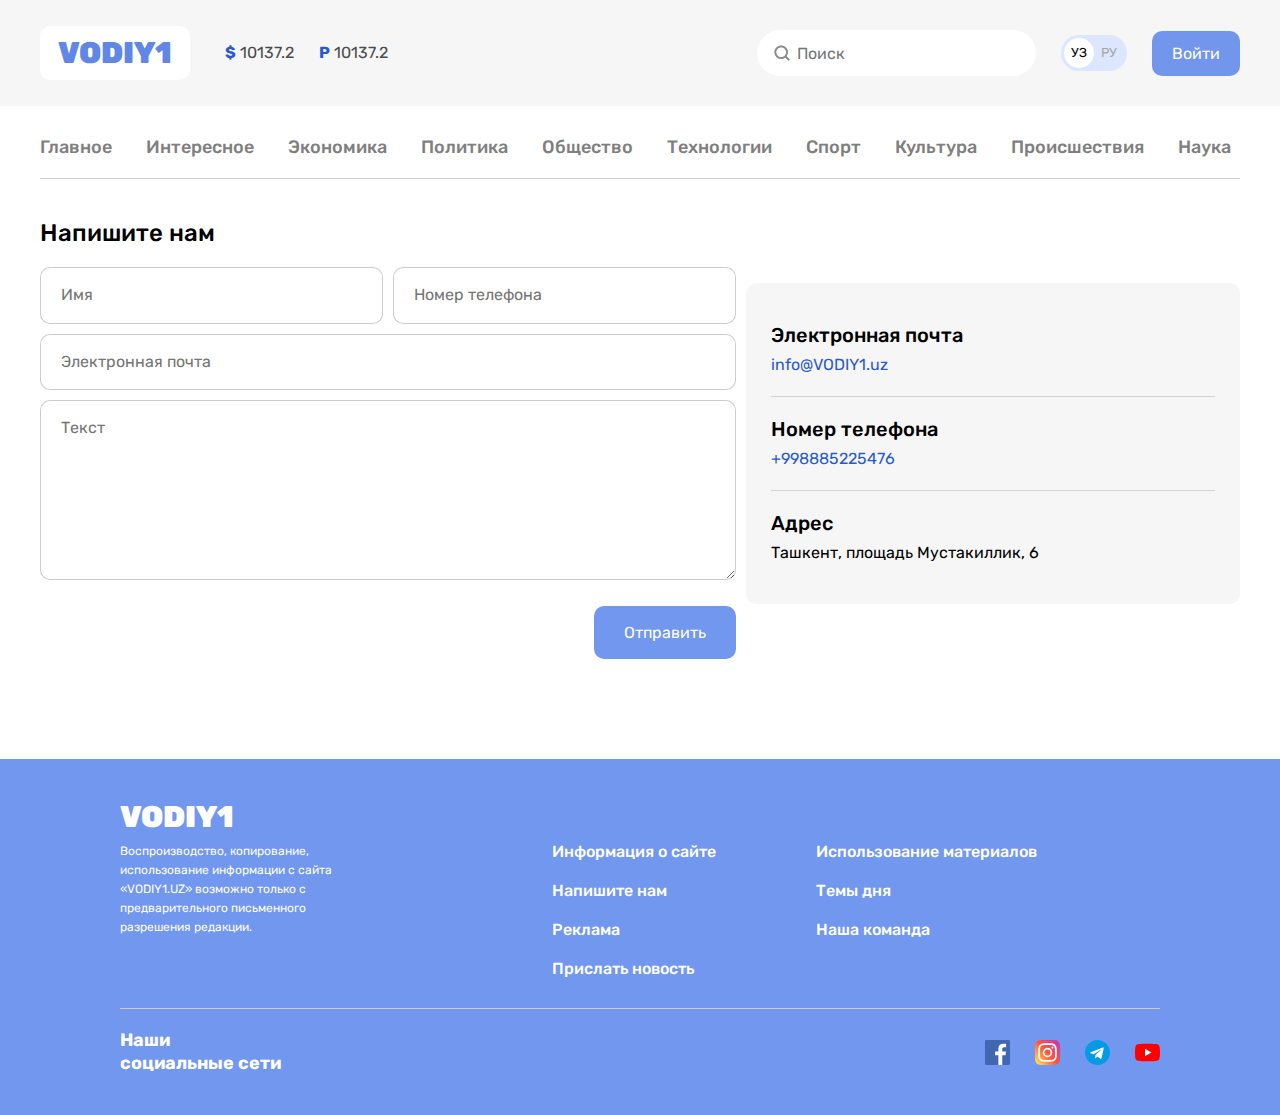
<file: input.html>
<!DOCTYPE html>
<html lang="ru">
<head>
  <meta charset="UTF-8">
  <meta http-equiv="X-UA-Compatible" content="IE=edge">
  <meta name="viewport" content="width=device-width, initial-scale=1.0">
  <title>3-bo'lim (Vodiy 1)</title>

  <link rel="preconnect" href="https://fonts.googleapis.com">
  <link rel="preconnect" href="https://fonts.gstatic.com" crossorigin>
  <link href="https://fonts.googleapis.com/css2?family=Rubik:wght@400;500;700&display=swap" rel="stylesheet">

  <link rel="stylesheet" href="css/normalize.css">
  <link rel="stylesheet" href="css/main.css">
  <!-- <link rel="stylesheet" href="./css/styles.min.css"> -->
</head>
<body>
  <header class="sayt-header">
    <div class="sayt-header-top">
      <div class=" sayt-header-top-container container">
        <a class="header-logo-img" href="index.html">
          <h2 class="logo-text">V24</h2>
          <!-- <picture>
            <source srcset="https://picsum.photos/200/200" media="(min-width: 600px)">
            <img class="logo-img" src="images/logo.svg" alt="logo" width="264" height="28">
          </picture> -->
          <span class="logo-img">vodiy1</span>
        </a>

        <ul class="currens-rates">
          <li class="currency-rates-item">
            <b class="currens-rates-type">$</b>
            <span class="currens-rates-value">10137.2</span>
          </li>
          <li class="currency-rates-item">
            <b class="currens-rates-type">P</b>
            <span class="currens-rates-value">10137.2</span>
          </li>
        </ul>

        <!-- global-form -->
        <form class="global-search-form" action="https://echo.htmlacademy">
          <input class="global-search-form-input" type="search" name="search" placeholder="Поиск" aria-label="Поиск" required>
        </form>

        <!-- GLOBALSEARCH FORM -->
        <div class="lang-toggle">
          <a class="lang-toggle-link lang-toggle-link-active" href="#">УЗ</a>
          <a class="lang-toggle-link" href="#">РУ</a>
        </div>

        <a class="button button-primary" href="#">Войти</a>
        <button class="open-button js-open-button" type="button">
          <img class="menu-button" src="./images/menu-burger.svg" alt="icon menu-burger">
        </button>
      </div>
    </div>

    <div class="container">
      <!-- SITENAV -->
      <nav class="stenav">
        <ul class="sitenav-list">
          <li class="sitenav-item"><a class="sitenav-link" href="index.html">Главное</a></li>
          <li class="sitenav-item"><a class="sitenav-link" href="block.html">Интересное</a></li>
          <li class="sitenav-item"><a class="sitenav-link" href="block.html">Экономика</a></li>
          <li class="sitenav-item"><a class="sitenav-link" href="block.html">Политика</a></li>
          <li class="sitenav-item"><a class="sitenav-link" href="block.html">Общество</a></li>
          <li class="sitenav-item"><a class="sitenav-link" href="block.html">Технологии</a></li>
          <li class="sitenav-item"><a class="sitenav-link" href="block.html">Спорт</a></li>
          <li class="sitenav-item"><a class="sitenav-link" href="block.html">Культура</a></li>
          <li class="sitenav-item"><a class="sitenav-link" href="block.html">Происшествия</a></li>
          <li class="sitenav-item"><a class="sitenav-link" href="block.html">Наука</a></li>
        </ul>
      </nav>
    </div>
  </header>

  <main class="main-contact">
    <div class="container">
      <h2 class="site-contact-title">Напишите нам</h2>
    </div>

    <div class="container">
      <div class="news-container">
          <form class="site-contact-form" action="https://echo.htmlacademy">
            <div class="hero-pero">
              <input class="site-contact-input global-form" type="text" placeholder="Имя" required>
              <input class="site-contact-input global-form" type="number" placeholder="Номер телефона" required>
            </div>
            <input class="site-contact-form-widht global-form" type="email" placeholder="Электронная почта" required>
            <textarea class="site-contact-textarea global-form" placeholder="Текст"></textarea>
            <button class="site-contact-button button" type="submit">Отправить</button>
          </form>

        <ul class="site-contact-list">
          <li class="site-contact-item">
            <h3 class="site-contact-item-title">Электронная почта</h3>
            <a class="site-contact-really-link" href="#">info@VODIY1.uz</a>
            <hr class="site-contact-hr">
          </li>
          <li class="site-contact-item site-contact-item-two">
            <h3 class="site-contact-item-title">Номер телефона</h3>
            <a class="site-contact-really-link" href="#">+998885225476</a>
            <hr class="site-contact-hr">
          </li>
          <li class="site-contact-item">
            <h3 class="site-contact-item-title">Адрес</h3>
            <span class="site-contact-really-link">Ташкент, площадь Мустакиллик, 6 </span>
          </li>
        </ul>
      </div>
    </div>
  </main>

  <!-- SITE-FOOTER -->
  <footer class="site-footer">
    <div class="container-footer">
      <a class="footer-logo-link" href="#">
        <span class="sayt-footer-logo">vodiy1</span>
      </a>
      <div class="sayt-footer-top">
        <p class="sayt-footer-text">Воспроизводство, копирование, использование информации с сайта «VODIY1.UZ» возможно только с предварительного письменного разрешения редакции.
        </p>
        <ul class="sayt-footer-nav">
          <li class="sayt-footer-nav-child">
            <a class="sayt-footer-link" href="#">Информация о сайте</a>
            <a class="sayt-footer-link" href="#">Напишите нам</a>
            <a class="sayt-footer-link" href="#">Реклама</a>
            <a class="sayt-footer-link ozer-link" href="#">Прислать новость</a>
          </li>
          <li class="sayt-footer-nav-child">
            <a class="sayt-footer-link" href="#">Использование материалов</a>
            <a class="sayt-footer-link" href="#">Темы дня</a>
            <a class="sayt-footer-link" href="#">Наша команда</a>
          </li>
        </ul>
      </div>
      <div class="sayt-footer-bottom">
        <h3 class="sayt-footer-bottom-title">Наши <br> социальные сети</h3>
        <ul class="sayt-card-footer-icon">
          <li class="sayt-footer-icon">
            <a class="sayt-footer-icon-link" href="#"><svg width="25" height="25" fill="none" xmlns="http://www.w3.org/2000/svg"><g clip-path="url(#a)"><path d="M23.62 0H1.379A1.38 1.38 0 0 0 0 1.38v22.241A1.38 1.38 0 0 0 1.38 25h22.24A1.38 1.38 0 0 0 25 23.62V1.379A1.38 1.38 0 0 0 23.62 0Z" fill="#4267B2"/><path d="M17.26 25v-9.668h3.26l.488-3.784h-3.747v-2.41c0-1.093.303-1.838 1.87-1.838h1.987V3.924c-.345-.046-1.531-.148-2.911-.148-2.88 0-4.853 1.757-4.853 4.987v2.785h-3.247v3.784h3.248V25h3.906Z" fill="#fff"/></g><defs><clipPath id="a"><path fill="#fff" d="M0 0h25v25H0z"/></clipPath></defs></svg></a>
          </li>
          <li class="sayt-footer-icon">
            <a class="sayt-footer-icon-link" href="#"><svg width="25" height="25" fill="none" xmlns="http://www.w3.org/2000/svg"><g clip-path="url(#a)"><path d="M1.562 1.701C-.402 3.741 0 5.91 0 12.495c0 5.469-.954 10.951 4.04 12.242 1.559.4 15.376.4 16.933-.002 2.079-.537 3.77-2.223 4.002-5.164.032-.41.032-13.734-.001-14.153C24.728 2.286 22.8.48 20.259.115 19.677.03 19.56.005 16.573 0 5.976.005 3.653-.466 1.563 1.701Z" fill="url(#b)"/><path d="M12.498 3.27c-3.782 0-7.374-.337-8.746 3.184-.567 1.454-.484 3.343-.484 6.047 0 2.373-.076 4.603.484 6.046 1.369 3.523 4.99 3.185 8.744 3.185 3.622 0 7.356.377 8.745-3.185.567-1.469.484-3.33.484-6.046 0-3.606.199-5.934-1.55-7.682-1.77-1.771-4.166-1.55-7.681-1.55h.004Zm-.827 1.663c7.89-.012 8.894-.89 8.34 11.295-.197 4.31-3.479 3.836-7.512 3.836-7.354 0-7.566-.21-7.566-7.567 0-7.443.584-7.56 6.738-7.566v.002Zm5.754 1.532a1.107 1.107 0 1 0 0 2.215 1.107 1.107 0 0 0 0-2.215ZM12.498 7.76a4.74 4.74 0 1 0 .001 9.48 4.74 4.74 0 0 0-.001-9.48Zm0 1.664c4.068 0 4.073 6.154 0 6.154-4.067 0-4.073-6.154 0-6.154Z" fill="#fff"/></g><defs><linearGradient id="b" x1="1.61" y1="23.403" x2="24.845" y2="3.294" gradientUnits="userSpaceOnUse"><stop stop-color="#FD5"/><stop offset=".5" stop-color="#FF543E"/><stop offset="1" stop-color="#C837AB"/></linearGradient><clipPath id="a"><path fill="#fff" d="M0 0h25v25H0z"/></clipPath></defs></svg></a>
          </li>
          <li class="sayt-footer-icon">
            <a class="sayt-footer-icon-link" href="#">
              <svg width="25" height="25" fill="none" xmlns="http://www.w3.org/2000/svg"><path d="M12.5 25C19.404 25 25 19.404 25 12.5S19.404 0 12.5 0 0 5.596 0 12.5 5.596 25 12.5 25Z" fill="#039BE5"/><path d="m5.72 12.23 12.052-4.648c.56-.202 1.048.137.866.983l.002-.001-2.053 9.667c-.152.686-.559.852-1.129.53l-3.125-2.304-1.507 1.452c-.167.167-.307.308-.63.308l.222-3.18 5.791-5.233c.252-.222-.056-.347-.388-.126l-7.158 4.506-3.085-.962c-.67-.213-.684-.67.142-.993Z" fill="#fff"/></svg>
            </a>
          </li>
          <li class="sayt-footer-icon">
            <a class="sayt-footer-icon-link" href="#">
              <svg width="25" height="25" fill="none" xmlns="http://www.w3.org/2000/svg"><path d="M24.485 6.499a3.132 3.132 0 0 0-2.203-2.204C20.325 3.76 12.5 3.76 12.5 3.76s-7.825 0-9.782.515A3.196 3.196 0 0 0 .515 6.499C0 8.455 0 12.512 0 12.512s0 4.077.515 6.013a3.133 3.133 0 0 0 2.203 2.203c1.977.536 9.782.536 9.782.536s7.825 0 9.782-.515a3.132 3.132 0 0 0 2.203-2.203C25 16.588 25 12.532 25 12.532s.02-4.077-.515-6.033Z" fill="red"/><path d="m10.004 16.26 6.507-3.747-6.507-3.748v7.495Z" fill="#fff"/></svg>
            </a>
          </li>
        </ul>
      </div>
    </div>
  </footer>


  <!-- MODAL -->

  <section class="modal" id="site-modal-dialog">
    <div class="modal-dialog">
      <div class="modal-content">
        <h2 class="visualy-headen">Хотите быть в курсе свежих новостей?<br>Включите уведомления!</h2>
        <button class="close-button js-close-button">
          <img class="close-button-img" src="images/close.svg" alt="" width="24" height="24">
        </button>
        <p class="modal-text">Хотите быть в курсе свежих новостей?<br>Включите уведомления</p>
        <div class="button-block">
          <button class="button button-orange">Включит</button>
        </div>
      </div>
    </div>
  </section>

  <!-- JS STYLES -->
  <script src="js/main.js"></script>

</body>
</html>
</file>
<file: css/main.css>
*:focus {
  outline: 2px dashed #7296EC;
  outline-offset: 3px;
}

html{
  height: 100%;
}

body{
  display: flex;
  flex-direction: column;
  height: 100%;
  padding: 0;
  box-sizing: border-box;
  margin: 0;
  font-family: "Rubik", "Arial", sans-serif;
  font-size: 16px;
  line-height: 22px;
  background-color: #fff;
  color: #4a4b4c;
}

.visualy-headen {
  position: absolute;
  width: 1px;
  height: 1px;
  margin: -1px;
  border: 0;
  padding: 0;
  clip: calc(0 0 0 0);
  overflow: hidden;
}

a {
  display: inline-block;
  text-decoration: none;
}

.button{
  display: inline-block;
  font-size: 16px;
  line-height: normal;
  padding: 13px 20px;
  border-radius: 10px;
  border: 0;
  text-decoration: none;
  text-align: center;
  cursor: pointer;
}

.button:hover{
  opacity: 0.8;
}

.button:active{
  opacity: 0.6;
}

.container{
  width: 100%;
  max-width: 1240px;
  padding-left: 20px;
  padding-right: 20px;
  box-sizing: border-box;
  margin-left: auto;
  margin-right: auto;
}

.sayt-header-top {
  margin-bottom: 10px;
  padding-top: 30px;
  padding-bottom: 30px;
  background-color: #f6f6f6;
}

.sayt-header-top-container {
  display: flex;
  flex-wrap: wrap;
  align-items: center;
}

.header-logo-img{
  margin-right: 35px;
}

.logo-text {
  display: none;
  margin: 0;
  font-size: 30px;
  line-height: 1.2;
  color: rgb(97, 135, 230);
}
.logo-img {
  /* display: none; */
  margin: 0;
  text-transform: uppercase;
  font-weight: 900;
  padding: 9px 18px;
  background-color: white;
  border-radius: 10px;
  font-size: 30px;
  line-height: 1.2;
  color: rgb(97, 135, 230);
}

.logo-img:hover{
  opacity: 0.8;
}

.logo-img:active{
  opacity: 0.6;
}

.currens-rates {
  display: flex;
  padding: 0;
  margin: 0;
  margin-right: auto;
  align-items: center;
  list-style-type: none;
  white-space: nowrap;
}

.currens-rates-type {
  color: #2959ce;
}

.currency-rates-item:not(:last-child){
  margin-right: 25px;
}

/* GLOBAL-SEARCH-FORM */

.global-search-form{
  margin-right: 25px;
}

.global-search-form-input{
  padding-top: 15px;
  padding-left: 40px;
  padding-right: 20px;
  padding-bottom: 13px;
  border-radius: 60px;
  border: 0;
  background-color: #fff;
  background-image: url(../images/search-form.svg);
  background-size: 20 20;
  background-repeat: no-repeat;
  background-position: 15px center;
}

.lang-toggle {
  display: flex;
  padding: 3px;
  margin-right: 25px;
  border-radius: 39px;
  background-color: #dce6ff;

}

.lang-toggle-link {
  text-decoration: none;
  width: 30px;
  height: 30px;
  font-size: 13px;
  line-height: 30px;
  text-align: center;
  border-radius: 50%;
  color:#a6a6a6;
}


.lang-toggle-link-active {
  color: #000;
  background-color: #fff;
}

.button-primary {
  color: #fff;
  background-color: #7296EC;
}

.open-button{
  display: none;
  margin-left: 16px;
  border: 0;
  background-color: transparent;
}

.menu-button{
  width: 35px;
  height: 35px;
}



.sayt-header-top {
  display: flex;
  flex-wrap: nowrap;
}

.stenav {
  font-size: 18px;
  line-height: normal;
  font-weight: 500;
  margin-bottom: 40px;
  padding-top: 20px;
  padding-bottom: 20px;
  border-bottom: 1px solid #d1d1d1;
}

.sitenav-list {
  display: flex;
  flex-wrap: wrap;
  align-items: center;
  margin: 0;
  padding: 0;
  list-style-type: none;
}

.sitenav-item:not(:last-child){
  margin-right: 34px;
}

.sitenav-link {
  display: block;
  color: #7F7F7F;
  text-decoration: none;
}

.sitenav-link:hover{
  color: #7296EC;
}

.sitenav-link:active{
  opacity: 0.6;
}

.site-header-banner-link{
  display: flex;
}

.site-header-banner-link:hover{
  opacity: 0.8;
}

.site-header-banner-link:active{
  opacity: 0.6;
}

.site-header-banner-img{
  display: inline-block;
  width: 100%;
  border-radius: 8px;
  object-fit: inherit;
}

.site-header-banner {
  width: 100%;
  max-width: 1240px;
}


/* MAIN CONTENT */

.main-contact{
  flex-grow: 1;
}

.news-container{
  display: flex;
  align-items: flex-start;
  justify-content: space-between;
  margin-bottom: 100px;
}

.site-hero-form {
  width: 696px;
  margin: 0;
  padding: 0;
}

.site-hero-form div{
  margin: 0;
  padding: 0;
  display: flex;
}

.site-contact-title {
  color: #000;
  font-size: 24px;
  line-height: 28px;
  font-weight: 500;
  margin-top: 0;
  margin-bottom: 20px;
}

.site-contact-input {
  width: 50%;
  padding: 18px 20px;
  border-radius: 10px;
  box-sizing: border-box;
  border: 1px solid rgba(0, 0, 0, 0.2);
  margin-bottom: 10px;
  margin-right: 10px;
}

.site-contact-input:nth-child(2){
  margin-right: 0;
}

.site-contact-form{
  width: 696px;
}

.site-contact-form-widht {
  width: 100%;
  padding: 18px 20px;
  margin-bottom: 10px;
  box-sizing: border-box;
  border: 1px solid rgba(0, 0, 0, 0.2);
  border-radius: 10px;
}

.site-contact-textarea {
  width: 100%;
  max-width: 696px;
  min-height: 180px;
  padding: 18px 20px;
  box-sizing: border-box;
  border: 1px solid rgba(0, 0, 0, 0.2);
  border-radius: 10px;
  margin-bottom: 20px;
  resize: vertical;
}

.site-contact-textarea::placeholder {
  font-family: "Rubik", "Arial", sans-serif ;
}

.site-contact-button {
  display: block;
  margin-left: auto;
  padding: 17px 30px;
  border: 0;
  border-radius: 10px;
  color: #fff;
  background-color: #7297EF;
}

.site-contact-list {
  width: 494px;
  /* margin: 0; */
  padding: 40px 25px;
  box-sizing: border-box;
  list-style-type: none;
  border-radius: 10px;
  color: #000;
  background-color: #f6f6f6;
}

.hero-pero{
  display: flex;
}

.site-contact-item-title {
  margin: 0;
  margin-bottom: 7px;
  font-size: 20px;
  line-height: 24px;
  font-weight: 500;
}

.site-contact-really-link:not(:last-child){
  color: #2959ce;
}

.site-contact-really-link:not(:last-child):hover{
  opacity: 0.8;
}

.site-contact-really-link:not(:last-child):active{
  opacity: 0.6;
}


.site-hero-content-child{
  box-sizing: border-box;
}

.site-contact-content {
  color: #000;
}

.site-contact-content-title {
  margin-top: 0;
  margin-bottom: 7px;
  Font-size: 20px;
  Line-height: 24px;
  font-weight: 500;

}

.site-contact-content-gmail {
  Font-size: 16px;
  Line-height: 19px;
  margin-top: 0;
  margin-bottom: 20px;
}

.site-contact-hr{
  border: 0;
  height: 1px;
  background-color: #D2D2D2;
  margin-top: 20px;
  margin-bottom: 20px;
}


/* NEWS-GRID */

.news-grid {
  display: flex;
  flex-wrap: wrap;
  margin-right: -10px;
  margin-bottom: -10px;
  padding-top: 50px;
}

.news-grid-item {
  width: 393px;
  margin-bottom: 10px;
  margin-right: 10px;
}

.article-card{
  display: flex;
  flex-direction: column;
  padding: 20px 17px 15px;
  box-sizing: border-box;
  border-radius: 15px;
  background-color: #f6f6f6;
}

.article-card-title {
  margin-top: 0;
  font-size: 20px;
  line-height: 26px;
  font-weight: 500;
  margin-bottom: 10px;
}

.article-card-link {
  display: inline-block;
  color: #000;
  text-decoration: none;
}

.article-card-link:hover{
  color: #7296EC;
}

.article-card-link:active{
  opacity: 0.6;
}

.article-card-text {
  margin-top: auto;
  margin-bottom: 15px;
}

.article-card-img{
  display: block;
  width: 360px;
  height: 165px;
  margin-bottom: 16px;
  border-radius: 10px;
  object-fit: cover;
}

.article-card-footer {
  display: flex;
  align-items: center;

}

.article-card-source-icon {
  width: 20px;
  height: 20px;
  margin-right: 10px;
  border-radius: 5px;
}

.article-card-source-time {
  font-size: 12px;
  line-height: normal;
  color: #5E5F61;
}


/* NOTIFICATION-CTA */

.notification-cta {
  display: flex;
  margin: 60px 75px;
  padding: 24px 70px 24px 29px;
  border-radius: 10px;
  background-image: url(../images/bakcground.svg);
  background-position: center center;
  background-repeat: no-repeat;
  background-size: cover;
  justify-content: space-between;
  align-items: center;
}

.notification-cta-text {
  max-width: 404px;
  color: #000000;
  font-size: 20px;
  line-height: 26px;
  font-weight: 500;
  margin-right: 10px;
  }

.button-orange {
  Font-size: 20px;
  font-weight: 500;
  Line-height: 24px;
  color: #fff;
  background-color: #f78b3b;
  text-align: center;
}


/* GLOBAL-NEWS */

.global-news-heading{
  Font-size: 24px;
  Line-height: 28px;
  font-weight: 500;
  color: #000;
}

.global-news-heading-block{
  margin-top: 50px;
  margin-bottom: 20px;
}

.news-list{
  display: flex;
      flex-direction: column;
}

.news-list-item:not(:last-child) {
  margin-bottom: 10px;
}

.article-card-horizontal {
  display: flex;
  align-items: flex-start;
  padding: 20px 17px;
  border-radius: 15px;
  background-color: #F6F6F6;
}

.article-card-horizontal-img {
  width: 210px;
  height: 165px;
  object-fit: cover;
  margin-right: 15px;
  border-radius: 10px;
}

.article-card-horizontal-content {
  flex-grow: 1;
}
.article-card-horizontal-title {
  margin-top: 0;
  margin-bottom: 10px;
  font-weight: 500;
}
.article-card-horizontal-link {
  display: inline-block;
  color: #000;
  text-decoration: none;
  font-size: 20px;
  line-height: 26px;
}

.article-card-horizontal-link:hover{
  color: #7296ec;
}

.article-card-horizontal-link:active{
  opacity: 0.6;
}

.article-card-horizontal-text {
  Font-size: 16px;
  Line-height: 22px;
  margin-top: 0;
  margin-bottom: 17px;
}

.article-card-horizontal-footer {
  display: flex;
  align-items: center;
}

.article-card-horizontal-source-icon {
  width: 20px;
  height: 20px;
  margin-right: 10px;
  object-fit: cover;
  border-radius: 5px;
}

.article-card-horizontal-source-time {
  font-size: 12px;
  line-height: normal;
  color: #5E5F61;
}

.news-list-more-button{
  display: inline-block;
  padding: 17px;
  box-sizing: border-box;
  margin-bottom: 100px;
  Font-size: 16px;
  Line-height: 19px;
  font-weight: 500;
  color: #000;
  background-color: #EAEAEA;
}


/* LAYAUT */
.layout-2-1{
  display: flex;
  align-items: flex-start;
}

.layout-2-1-main{
  width: 797px;
  margin-right: 10px;
}

.layout-2-1-saytbar{
  margin-top: 68px;
  width: 393px;
}

.layout-2-1-saytbar-two{
  margin-top: 48px;
}

.saytbar-news-card {
  border-radius: 15px;
  padding: 20px 17px;
  margin-bottom: 10px;
  background-color: #f6f6f6;
}

.saytbar-news-card-two{
  margin-top: 50px;
}

.saytbar-news-card-heading {
  Font-size: 24px;
  Line-height: 28px;
  font-weight: 500;
  margin-top: 0;
  margin-bottom: 25px;
  color: #000;
}

.saytbar-news-card-list {
  padding: 0;
  margin: 0;
  list-style-type: none;
}
.saytbar-news-card-item {
  padding-top: 20px;
  padding-bottom: 20px;
}

.saytbar-news-card-item:first-child{
  padding-top: 0;
}

.saytbar-news-card-item:last-child{
  padding-bottom: 0;
}

.saytbar-news-card-item:not(:last-child){
  border-bottom: 1px solid #d2d2d2;
}

.saytbar-news-card-title {
  font-size: 18px;
  line-height: 24px;
  font-weight: 500;
  margin-top: 0;
  margin-bottom: 8px;
}

.saytbar-news-card-link {
  display: inline-block;
  color: #000;
  text-decoration: none;
}

.saytbar-news-card-link:hover{
  color: #7296ec;
}

.saytbar-news-card-link:active{
  opacity: 0.6;
}

.saytbar-news-card-source-time {
  Font-size: 13px;
  Line-height: 15px;
  font-weight: 400;
  color: #5E5F61;
}

.layout-chegirma-img{
  display: flex;
  border-radius: 15px;
}


/* SAYT FOOTER */
.sayt-footer-link:focus{
  outline: 2px dashed #fff ;
  outline-offset: 3px;

}

.site-footer {
  padding-top: 40px;
  padding-bottom: 40px;
  border-top: 40px;
  color: #fff;
  background-color: #7297EF;
}

.container-footer{
  max-width: 1040px;
  padding-left: 20px;
  padding-right: 20px;
  margin-left: auto;
  margin-right: auto;
}

.footer-logo-link{
  margin-bottom: 15px;
}

.footer-logo-link:focus{
  outline: 2px dashed #fff;
  outline-offset: 3px;
}

.sayt-footer-logo{
  display: flex;
  width: 264px;
  height: 28px;
  margin: 0;
  text-transform: uppercase;
  font-weight: 900;
  /* background-color: white; */
  color: white;
  border-radius: 10px;
  font-size: 30px;
  line-height: 1.2;
}

.sayt-footer-logo:hover{
  opacity: 0.8;
}

.sayt-footer-logo:active{
  opacity: 0.6;
}

.sayt-footer-top {
  display: flex;
  margin-bottom: 20px;
  border-bottom: 1px solid #CECECE;
}

.sayt-footer-text {
  Font-size: 12px;
  Line-height: 19px;
  font-weight: 400;
  width: 229px;
  margin: 0;
  margin-right: 203px;
}

.sayt-footer-nav {
  display: flex;
  padding: 0;
  margin: 0;
  list-style-type: none;
  Font-size: 16px;
  Line-height: 19px;
  font-weight: 500;
}

.sayt-footer-nav-child {
  margin-right: 100px;
}

.sayt-footer-nav-child:last-child{
  margin-right: 0;
}

.sayt-footer-link {
  margin-bottom: 20px;
  display: block;
  color: #fff;
  text-decoration: none;
}

.sayt-footer-link:hover{
  opacity: 0.8;
}

.sayt-footer-link:active{
  opacity: 0.6;
}

.ozer-link{
  margin-bottom: 30px;
}

.sayt-footer-bottom {
  display: flex;
  align-items: center;
}

.sayt-footer-bottom-title {
  max-width: 161px;
  Font-size: 18px;
  Line-height: 23px;
  margin: 0;
  padding: 0;
}

.sayt-card-footer-icon {
  list-style-type: none;
  display: flex;
  margin: 0;
  margin-left: auto;
  padding: 0;
}

.sayt-footer-icon {
  margin-right: 25px;
}

.sayt-footer-icon:hover{
  opacity: 0.8;
}

.sayt-footer-icon:active{
  opacity: 0.6;
}

.sayt-footer-icon:last-child{
  margin-right: 0;
}

.sayt-footer-icon-link{
  display: flex;
}

.sayt-footer-icon-link:focus {
  outline: 2px dashed #fff ;
  outline-offset: 3px;
}



/* MODAL */

.modal {
  position: fixed;
  z-index: 9999;
  display: none;
  top: 0;
  left: 0;
  width: 100%;
  height: 100%;
  background-color: rgba(0, 0, 0, 0.4);
}

.modal-open {
  display: block;
}

.modal-dialog {
  width: 100%;
  max-width: 850px;
  margin-left: auto;
  margin-right: auto;
}

.modal-content {
  margin-top: 200px;
  padding: 50px;
  border-radius: 20px;
  background-color: #fff;
  position: relative;
}


.close-button {
  padding: 0;
  width: 24px;
  height: 24px;
  position: absolute;
  top: 25px;
  right: 25px;
  border: 0;
  background-color: transparent;
}

.close-button-img {
  display: block;
  width: 24px;
  height: 24px;
  cursor: pointer;
}

.modal-text {
  text-align: center;
  margin-top: 0;
  margin-bottom: 25px;
  font-size: 26px;
  line-height: 34px;
  font-weight: 500;
  color: #000;
}

.button-block {
  align-content: center;
  text-align: center;
  justify-content: center;
}


@media only screen and (max-width: 1240px) {
  .news-grid-item {
    width: calc(100% / 3 - 10px);
  }

  .article-card-img {
    width: 100%;
  }

  /* CONTACT */
  .site-contact-form {
    margin-right: 10px;
  }
}

@media only screen and (max-width: 1000px) {
  .sayt-header-top {
    padding-bottom: 15px;
  }

  .sayt-header-top-container {
    display: flex;
    align-items: center;
  }

  .lang-toggle {
    margin-left: auto;
  }

  .currens-rates {
    width: 50%;
    order: 1;
    margin-right: 0;
  }

  .global-search-form {
    order: 1;
    width: 50%;
    margin-top: 15px;
    margin-bottom: 15px;
    flex-shrink: 0;
    margin-right: 0;
  }

  .global-search-form-input {
    width: 100%;
  }

  .news-grid-item {
    width: calc(50% - 10px);
  }

  .news-grid-item:nth-child(2n) {
    margin-right: 0;
  }

  .notification-cta {
    max-width: 100%;
    margin-left: 0;
    margin-right: 0;
  }

  .layout-2-1 {
    flex-direction: column;
  }

  .layout-2-1-main {
    width: 100%;
    margin-right: 0;
  }

  .news-list-more-button {
    margin-bottom: 70px;
  }

  .layout-2-1-saytbar {
    width: 100%;
    margin-top: 0;
  }

  .layout-chegirma-link {
    width: 100%;
  }

  .layout-chegirma-img {
    width: 100%;
    object-fit: cover;
    margin-bottom: 70px;
  }

  .sayt-footer-text {
    margin-right: 100px;
  }

  .sayt-footer-nav {
    margin-left: auto;
  }

  /* CONTACT */
  .hero-pero {
    display: block;
  }
  .site-contact-input {
    width: 100%;
    margin-right: 0;
  }
}

@media only screen and (max-width: 1870px) {
  .modal-dialog {
    width: calc(100% - 40px);
  }
}

@media only screen and (max-width: 800px) {
  .notification-cta {
    padding: 25px;
    margin: 50px 0;
  }

  /* CONTACT */
  .news-container {
    display: block;
  }

  .site-contact-form {
    width: 100%;
    margin-right: 0;
    margin-bottom: 40px;
  }

  .site-contact-textarea {
    max-width: 100%;
  }

  .site-contact-list {
    width: 100%;
  }
}
@media only screen and (max-width: 700px) {
  .article-card-horizontal-img {
    width: 200px;
  }

  .sayt-footer-top {
    display: block;
  }

  .sayt-footer-text {
    width: 100%;
    margin-right: 0;
    margin-bottom: 20px;
  }

  .layout-chegirma-img {
    margin-bottom: 60px;
  }

}


@media only screen and (max-width: 650px) {
  .notification-cta {
    flex-direction: column;
    align-items: flex-start;
    margin: 40px 0;
  }

  .notification-cta-text {
    margin-bottom: 16px;
    margin-right: 0;
  }

  .button-orange {
    display: flex;
    font-size: 18px;
    margin-left: auto;
    align-items: flex-end;
  }

  .article-card-horizontal-img {
    width: 190px;
  }

  .layout-chegirma-img {
    margin-bottom: 50px;
  }
}

@media only screen and (max-width: 600px) {
  .news-grid {
    margin-right: 0;
  }

  .news-grid-item {
    width: 100%;
    margin-right: 0;
  }

  .notification-cta {
    margin-top: 40px;
    margin-bottom: 40px;
  }

  .button-orange {
    display: block;
    width: 100%;
    text-align: center;
  }

  .article-card {
    border-radius: 10px;
  }

  .article-card-img {
    border-radius: 6px;
  }

  .article-card-horizontal {
    display: block;
  }

  .article-card-horizontal-img {
    display: block;
    width: 100%;
    margin-right: 0;
    margin-bottom: 16px;
    border-radius: 6px;
  }

  .modal-content {
    padding: 40px;
  }

  .news-container {
    margin-bottom: 80px;
  }
}

@media only screen and (max-width: 567px) {
  .site-header-open .sayt-header-top::before {
    position: fixed;
    top: 0;
    left: 0;
    content: "";
    width: 100%;
    height: 100%;
    background-color: rgba(255, 255, 255, 0.9);
    z-index: 50;
  }

  .header-logo-img {
    margin-right: 15px;
  }

  .open-button {
    display: block;
    z-index: 51;
  }

  .lang-toggle {
    display: none;
  }

  .global-news-heading {
    margin-top: 35px;
    margin-bottom: 15px;
  }

  .site-header-banner {
    padding-top: 15px;
  }

  .site-header-open .lang-toggle {
    display: block;
    position: absolute;
    top: 34px;
    left: 20px;
    z-index: 51;
  }

  .currens-rates {
    display: none;
  }

  .site-header-open .currens-rates {
    display: flex;
    width: calc(100% - 40px);
    position: absolute;
    top: 90px;
    left: 20px;
    z-index: 51;
  }

  .global-search-form {
    display: none;
  }

  .site-header-open .global-search-form {
    position: absolute;
    top: 115px;
    left: 20px;
    z-index: 51;
    display: flex;
    width: calc(100% - 40px);
  }

  .global-search-form-input {
    border: 1px solid rgb(0, 0, 0, 0.4);
    border-radius: 15px;
  }

  .stenav {
    display: none;
  }

    .sitenav-list {
    flex-wrap: wrap;
  }

  .site-header-open .stenav {
    position: absolute;
    top: 175px;
    left: 20px;
    z-index: 51;
    display: flex;
    flex-direction: column;
    height: 100%;
    width: calc(100% - 40px);
    flex-grow: 1;
    overflow: auto;
  }

  .article-card-horizontal {
    padding: 15px 12px;
    border-radius: 10px;
  }

  .notification-cta {
    border-radius: 8px;
    margin: 30px 0;
  }

  .button-primary {
    margin-left: auto;
  }

  .sitenav-item:not(:last-child) {
    margin-right: 0;
  }

  .sitenav-item:not(:nth-child(2n)) {
    margin-right: 10px;
  }

  .sitenav-item {
    width: calc(50% - 5px);
  }

  .sitenav-link {
    margin-bottom: 10px;
  }

  .site-header-banner {
    padding-top: 30px;
  }

  .news-grid {
    padding-top: 40px;
  }

  /* CONTACT */
  .site-contact-title {
    margin-top: 40px;
    font-size: 22px;
  }

  .site-contact-button {
    width: 100%;
  }
}

@media only screen and (max-width: 500px) {
  .logo-img {
    width: 220px;
    height: 22px;
  }

  .button-primary {
    padding: 10px 14px;
  }

  .menu-button {
    width: 30px;
    height: 30px;
  }

  .site-footer {
    padding-top: 30px;
    padding-bottom: 30px;
  }

  .notification-cta {
    padding: 20px;
  }

  .notification-cta-text {
    font-size: 18px;
    line-height: 1.2;
  }

  .modal-content {
    padding: 35px;
  }

  .modal-text {
    font-size: 22px;
    line-height: 1.2;
  }

  .layout-chegirma-img {
    margin-bottom: 40px;
  }

  .news-container {
    margin-bottom: 60px;
  }

  /* .button-block {
    margin-bottom: 60px;
  } */
}

@media only screen and (max-width: 450px) {
  .logo-text {
    display: block;
  }

  .logo-img {
    display: none;
  }

  .sayt-footer-nav {
    display: block;
  }

  .sayt-footer-nav-child {
    margin-right: 0;
  }

  .site-contact-title {
    margin-top: 25px;
  }

  .ozer-link {
    margin-bottom: 20px;
  }

  .sayt-footer-bottom{
    flex-direction: column;
    align-items: flex-start;
  }

  .sayt-footer-bottom-title {
    width: 100%;
    max-width: 100%;
    margin-bottom: 16px;
  }

  .sayt-card-footer-icon {
    margin-left: 0;
  }

  .modal-content {
    padding: 40px 30px 30px 30px;
  }

  .modal-text {
    font-size: 20px;
    line-height: 1.2;
  }

  .button-orange {
    font-size: 16px;
    line-height: 1.2;
    padding: 10px 16px;
    border-radius: 7px;
  }
}

@media only screen and (max-width: 400px) {
  .global-news-heading {
    margin-top: 25px;
    margin-bottom: 10px;
    font-size: 22px;
    line-height: 1.2;
  }

  .site-header-banner {
    padding-top: 18px;
  }

  .news-grid {
    padding-top: 30px;
  }

  .site-header-banner-img {
    height: 100px;
  }
}

@media only screen and (max-width: 350px) {
  .sitenav-list {
    display: block;
  }

  .sitenav-link {
    width: 100%;
  }

  .site-header-banner-img {
    height: 90px;
  }

  .article-card-title,
  .article-card-horizontal-link {
    font-size: 18px;
    line-height: 1.2;
  }

  .article-card-text,
  .article-card-horizontal-link {
    font-size: 15px;
    line-height: 1.2;
  }

  .news-container {
    margin-bottom: 40px;
  }

  .site-contact-list {
    padding: 30px 15px;
  }

  .site-contact-item-title {
    font-size: 16px;
    line-height: 1.2;
  }

  .site-contact-hr {
    margin-top: 15px;
    margin-bottom: 15px;
  }

  .sayt-footer-logo {
    width: 240px;
  }

  .sayt-footer-link {
    margin-bottom: 15px;
    font-size: 14px;
    line-height: 1.2;
  }

  .sayt-footer-bottom-title {
    font-size: 16px;
    line-height: 1.2;
  }

  .site-contact-button {
    padding: 14px 26px;
  }

  .button-block {
    margin-bottom: 40px;
  }

  .button-primary {
    padding: 8px 12px;
    border-radius: 5px;
    font-size: 12px;
    line-height: 1.2;
  }

  .menu-button {
    width: 25px;
    height: 25px;
  }
}
</file>
<file: css/styles.min.css>
html{height:100%}body{display:flex;flex-direction:column;height:100%;padding:0;box-sizing:border-box;margin:0;font-family:Rubik,Arial,sans-serif;font-style:16px;line-height:22px;background-color:#fff;color:#4a4b4c}a{display:inline-block;text-decoration:none}:focus{outline:2px dashed #7296EC;outline-offset:3px}.button{display:inline-block;font-size:16px;line-height:normal;padding:13px 20px;border-radius:10px;border:0;text-decoration:none;text-align:center;cursor:pointer}.button:hover{opacity:.8}.button:active{opacity:.6}.container{width:100%;max-width:1240px;padding-left:20px;padding-right:20px;box-sizing:border-box;margin-left:auto;margin-right:auto}.sayt-header-top{margin-bottom:10px;padding-top:30px;padding-bottom:30px;background-color:#f6f6f6}.sayt-header-top-container{display:flex;align-items:center}.header-logo-img{margin-right:35px}.logo-img{display:flex;padding:8px 6px;box-sizing:content-box;border-radius:7px;background-color:#fff}.logo-img:hover{opacity:.8}.logo-img:active{opacity:.6}.currens-rates{display:flex;padding:0;margin:0;margin-right:auto;align-items:center;list-style-type:none}.currens-rates-type{color:#2959ce}.currency-rates-item:not(:last-child){margin-right:25px}.global-search-form{margin-right:25px}.global-search-form-input{padding-top:15px;padding-left:40px;padding-right:20px;padding-bottom:13px;border-radius:60px;border:0;background-color:#fff;background-image:url(../images/search-form.svg);background-size:20 20;background-repeat:no-repeat;background-position:15px center}.lang-toggle{display:flex;padding:3px;margin-right:25px;border-radius:39px;background-color:#dce6ff}.lang-toggle-link{text-decoration:none;width:30px;height:30px;font-size:13px;line-height:30px;text-align:center;border-radius:50%;color:#a6a6a6}.lang-toggle-link-active{color:#000;background-color:#fff}.button-primary{color:#fff;background-color:#7296ec}.stenav{font-size:18px;line-height:normal;font-weight:500;margin-bottom:40px;padding-top:20px;padding-bottom:20px;border-bottom:1px solid #d1d1d1}.sitenav-list{display:flex;flex-wrap:wrap;align-items:center;margin:0;padding:0;list-style-type:none}.sitenav-item:not(:last-child){margin-right:34px}.sitenav-link{display:block;color:#7f7f7f;text-decoration:none}.sitenav-link:hover{color:#7296ec}.sitenav-link:active{opacity:.6}.site-header-banner-link{display:flex}.site-header-banner-link:hover{opacity:.8}.site-header-banner-link:active{opacity:.6}.site-header-banner-img{display:block;border-radius:8px}.main-contact{flex-grow:1}.news-container{display:flex;align-items:flex-start;justify-content:space-between}.site-hero-form{width:696px;margin:0;padding:0}.site-hero-form div{margin:0;padding:0;display:flex}.site-contact-title{color:#000;font-size:24px;line-height:28px;font-weight:500;margin-top:0;margin-bottom:20px}.site-contact-input{width:50%;padding:18px 20px;border-radius:10px;box-sizing:border-box;border:1px solid rgba(0,0,0,.2);margin-bottom:10px;margin-right:10px}.site-contact-input:nth-child(2){margin-right:0}.site-contact-form{width:696px;margin-bottom:100px}.site-contact-form-widht{width:100%;padding:18px 20px;margin-bottom:10px;box-sizing:border-box;border:1px solid rgba(0,0,0,.2);border-radius:10px}.site-contact-textarea{width:100%;max-width:696px;min-height:180px;padding:18px 20px;box-sizing:border-box;border:1px solid rgba(0,0,0,.2);border-radius:10px;margin-bottom:20px;resize:vertical}.site-contact-button{display:block;margin-left:auto;padding:17px 30px;border:0;border-radius:10px;color:#fff;background-color:#7297ef}.site-contact-list{width:494px;margin:0;padding:40px 25px;box-sizing:border-box;list-style-type:none;border-radius:10px;color:#000;background-color:#f6f6f6}.hero-pero{display:flex}.site-contact-item-title{margin:0;margin-bottom:7px;font-size:20px;line-height:24px;font-weight:500}.site-contact-really-link:not(:last-child){color:#2959ce}.site-contact-really-link:not(:last-child):hover{opacity:.8}.site-contact-really-link:not(:last-child):active{opacity:.6}.site-hero-content-child{box-sizing:border-box}.site-contact-content{color:#000}.site-contact-content-title{margin-top:0;margin-bottom:7px;Font-size:20px;Line-height:24px;font-weight:500}.site-contact-content-gmail{Font-size:16px;Line-height:19px;margin-top:0;margin-bottom:20px}.site-contact-hr{border:0;height:1px;background-color:#d2d2d2;margin-top:20px;margin-bottom:20px}.news-grid{display:flex;flex-wrap:wrap;margin-right:-10px;margin-bottom:-10px;padding-top:50px}.news-grid-item{width:393px;margin-bottom:10px;margin-right:10px}.article-card{display:flex;flex-direction:column;padding:20px 17px 15px;box-sizing:border-box;border-radius:15px;background-color:#f6f6f6}.article-card-title{margin-top:0;font-size:20px;line-height:26px;font-weight:500;margin-bottom:10px}.article-card-link{display:inline-block;color:#000;text-decoration:none}.article-card-link:hover{color:#7296ec}.article-card-link:active{opacity:.6}.article-card-text{margin-top:auto;margin-bottom:15px}.article-card-img{display:block;width:360px;height:165px;margin-bottom:16px;border-radius:10px;object-fit:cover}.article-card-footer{display:flex;align-items:center}.article-card-source-icon{width:20px;height:20px;margin-right:10px;border-radius:5px}.article-card-source-time{font-size:12px;line-height:normal;color:#5e5f61}.notification-cta{display:flex;margin:60px 75px;padding:24px 70px 24px 29px;border-radius:10px;background-image:url(../images/bakcground.svg);justify-content:space-between;align-items:center}.notification-cta-text{color:#000;font-size:20px;line-height:26px;font-weight:500}.button-orange{Font-size:20px;font-weight:500;Line-height:24px;color:#fff;background-color:#f78b3b}.global-news-heading{Font-size:24px;Line-height:28px;font-weight:500;color:#000}.global-news-heading-block{margin-top:50px;margin-bottom:20px}.news-list{display:flex;flex-direction:column}.news-list-item:not(:last-child){margin-bottom:10px}.article-card-horizontal{display:flex;align-items:flex-start;padding:20px 17px;border-radius:15px;background-color:#f6f6f6}.article-card-horizontal-img{width:210px;height:165px;object-fit:cover;margin-right:15px;border-radius:10px}.article-card-horizontal-content{flex-grow:1}.article-card-horizontal-title{margin-top:0;margin-bottom:10px;font-weight:500}.article-card-horizontal-link{display:inline-block;color:#000;text-decoration:none;font-size:20px;line-height:26px}.article-card-horizontal-link:hover{color:#7296ec}.article-card-horizontal-link:active{opacity:.6}.article-card-horizontal-text{Font-size:16px;Line-height:22px;margin-top:0;margin-bottom:17px}.article-card-horizontal-footer{display:flex;align-items:center}.article-card-horizontal-source-icon{width:20px;height:20px;margin-right:10px;object-fit:cover;border-radius:5px}.article-card-horizontal-source-time{font-size:12px;line-height:normal;color:#5e5f61}.news-list-more-button{display:inline-block;padding:17px;box-sizing:border-box;margin-bottom:100px;Font-size:16px;Line-height:19px;font-weight:500;color:#000;background-color:#eaeaea}.layout-2-1{display:flex;align-items:flex-start}.layout-2-1-main{width:797px;margin-right:10px}.layout-2-1-saytbar{margin-top:68px;width:393px}.layout-2-1-saytbar-two{margin-top:48px}.saytbar-news-card{border-radius:15px;padding:20px 17px;margin-bottom:10px;background-color:#f6f6f6}.saytbar-news-card-two{margin-top:50px}.saytbar-news-card-heading{Font-size:24px;Line-height:28px;font-weight:500;margin-top:0;margin-bottom:25px;color:#000}.saytbar-news-card-list{padding:0;margin:0;list-style-type:none}.saytbar-news-card-item{padding-top:20px;padding-bottom:20px}.saytbar-news-card-item:first-child{padding-top:0}.saytbar-news-card-item:last-child{padding-bottom:0}.saytbar-news-card-item:not(:last-child){border-bottom:1px solid #d2d2d2}.saytbar-news-card-title{font-size:18px;line-height:24px;font-weight:500;margin-top:0;margin-bottom:8px}.saytbar-news-card-link{display:inline-block;color:#000;text-decoration:none}.saytbar-news-card-link:hover{color:#7296ec}.saytbar-news-card-link:active{opacity:.6}.saytbar-news-card-source-time{Font-size:13px;Line-height:15px;font-weight:400;color:#5e5f61}.layout-chegirma-img{display:flex;border-radius:15px}.sayt-footer-link:focus{outline:2px dashed #fff;outline-offset:3px}.site-footer{padding-top:40px;padding-bottom:40px;border-top:40px;color:#fff;background-color:#7297ef}.container-footer{width:100%;max-width:1040px;padding-left:20px;padding-right:20px;margin-left:auto;margin-right:auto}.footer-logo-link{margin-bottom:15px}.footer-logo-link:focus{outline:2px dashed #fff;outline-offset:3px}.sayt-footer-logo{display:flex;width:264px;height:28px}.sayt-footer-logo:hover{opacity:.8}.sayt-footer-logo:active{opacity:.6}.sayt-footer-top{display:flex;margin-bottom:20px;border-bottom:1px solid #cecece}.sayt-footer-text{Font-size:12px;Line-height:19px;font-weight:400;width:229px;margin:0;margin-right:203px}.sayt-footer-nav{display:flex;padding:0;margin:0;list-style-type:none;Font-size:16px;Line-height:19px;font-weight:500}.sayt-footer-nav-child{margin-right:100px}.sayt-footer-nav-child:last-child{margin-right:0}.sayt-footer-link{margin-bottom:20px;display:block;color:#fff;text-decoration:none}.sayt-footer-link:hover{opacity:.8}.sayt-footer-link:active{opacity:.6}.ozer-link{margin-bottom:30px}.sayt-footer-bottom{display:flex;align-items:center}.sayt-footer-bottom-title{Font-size:18px;Line-height:23px;margin:0;padding:0}.sayt-card-footer-icon{list-style-type:none;display:flex;margin:0;margin-left:auto;padding:0}.sayt-footer-icon{margin-right:25px}.sayt-footer-icon:hover{opacity:.8}.sayt-footer-icon:active{opacity:.6}.sayt-footer-icon:last-child{margin-right:0}.sayt-footer-icon-link{display:flex}.sayt-footer-icon-link:focus{outline:2px dashed #fff;outline-offset:3px}
</file>
